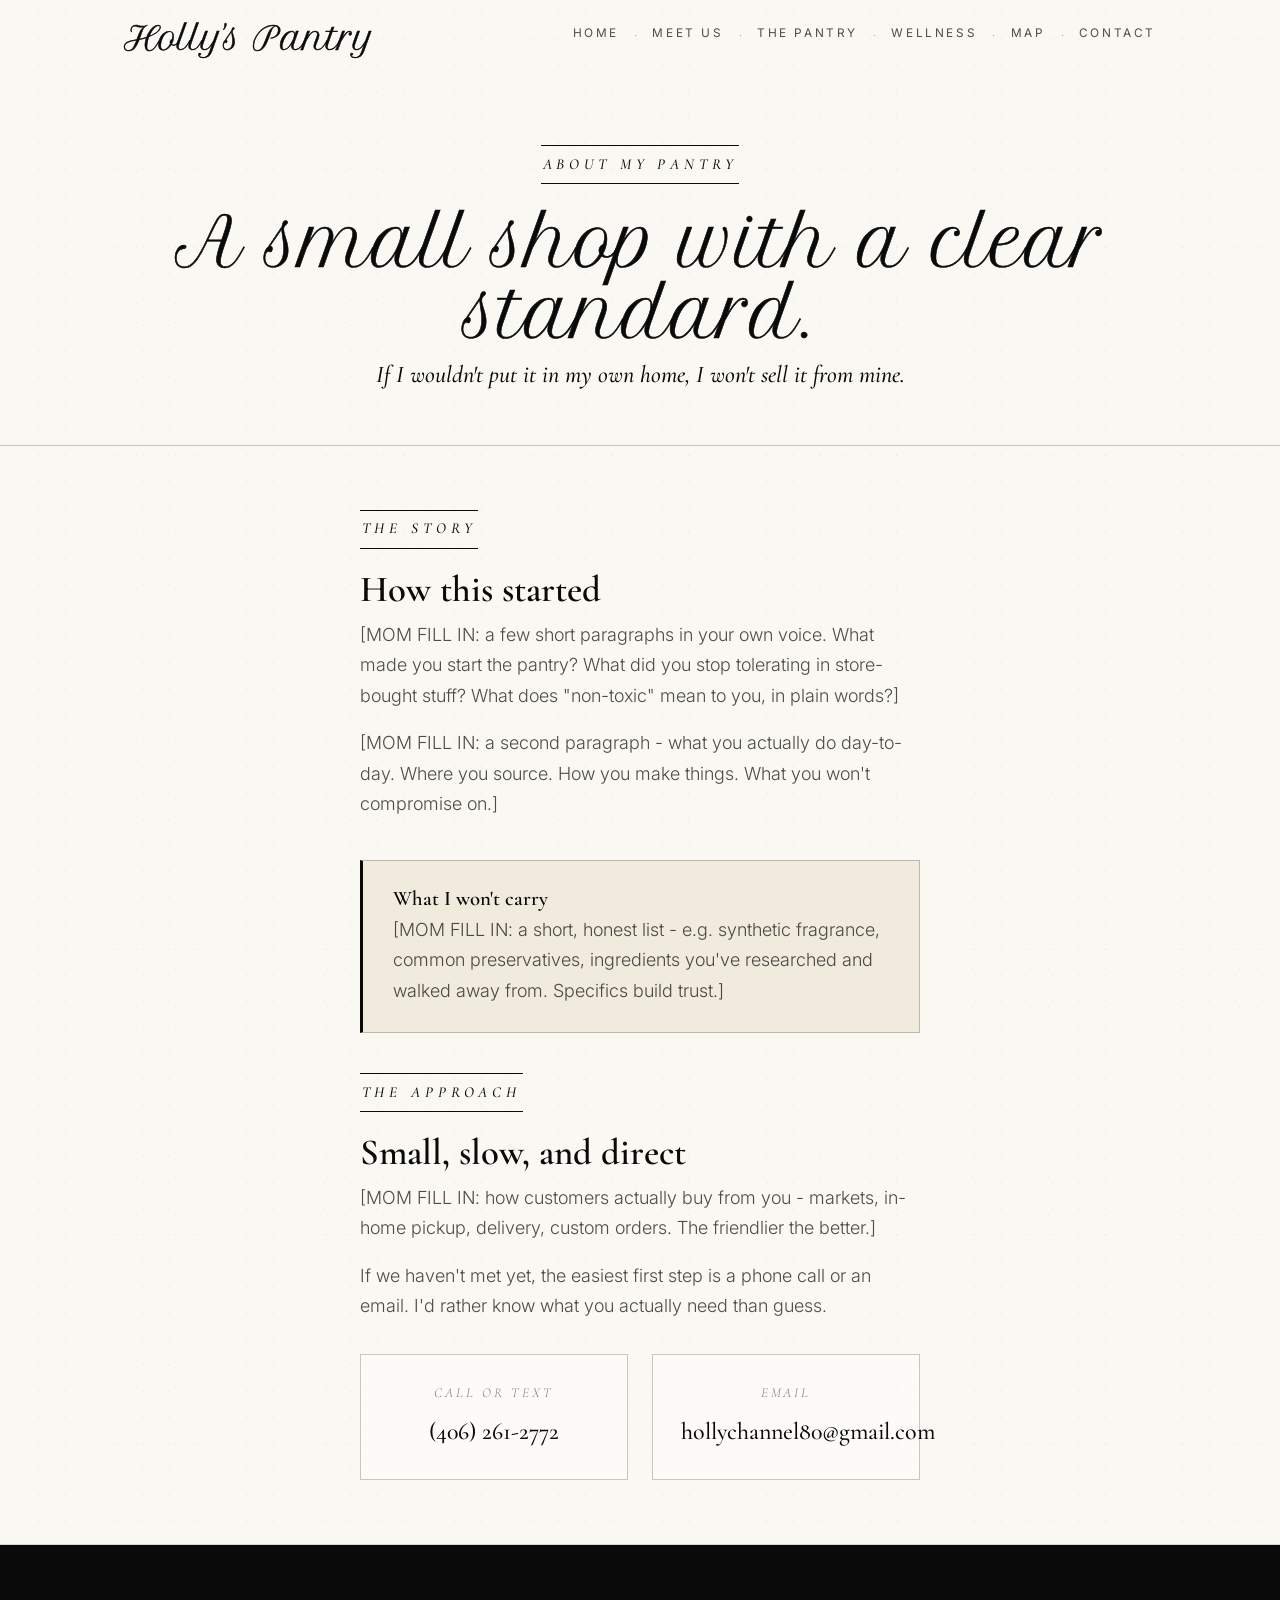
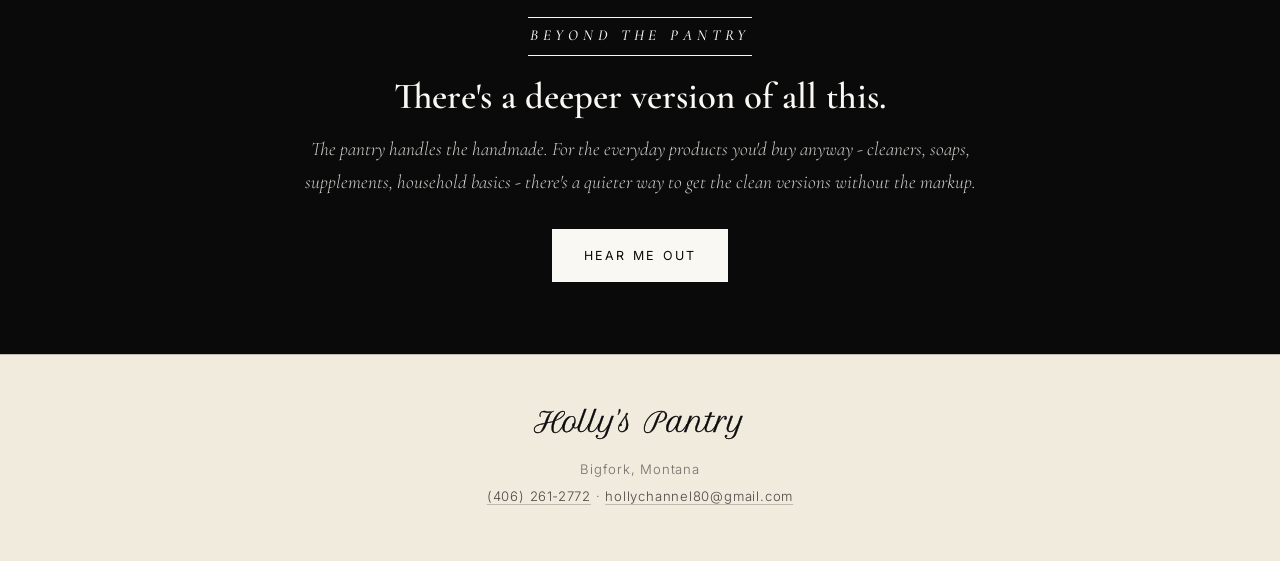
<file: about.html>
<!doctype html>
<html lang="en">
<head>
  <meta charset="utf-8">
  <meta name="viewport" content="width=device-width, initial-scale=1">
  <title>About my Pantry - Holly's Pantry</title>
  <meta name="description" content="The story behind Holly's Pantry - small-batch, non-toxic, and made by hand.">
  <link rel="preconnect" href="https://fonts.googleapis.com">
  <link rel="preconnect" href="https://fonts.gstatic.com" crossorigin>
  <link href="https://fonts.googleapis.com/css2?family=Petit+Formal+Script&family=Cormorant+Garamond:ital,wght@0,500;0,600;1,400;1,500;1,600&family=Caveat:wght@500;600&family=Inter:wght@300;400;500&display=swap" rel="stylesheet">
  <link rel="stylesheet" href="styles.css?v=7">
</head>
<body>

  <header class="site-header site-header--float">
    <div class="wrap">
      <a href="index.html#top" class="brand">Holly's Pantry</a>
      <nav class="nav" aria-label="Primary">
        <a href="index.html#top">Home</a>
        <span class="nav-sep" aria-hidden="true">·</span>
        <a href="meet.html">Meet Us</a>
        <span class="nav-sep" aria-hidden="true">·</span>
        <a href="pantry.html">The Pantry</a>
        <span class="nav-sep" aria-hidden="true">·</span>
        <a href="pantry.html#wellness">Wellness</a>
        <span class="nav-sep" aria-hidden="true">·</span>
        <a href="map.html">Map</a>
        <span class="nav-sep" aria-hidden="true">·</span>
        <a href="index.html#contact">Contact</a>
      </nav>
    </div>
  </header>

  <main>

    <section class="page-head">
      <div class="wrap">
        <span class="eyebrow">About my Pantry</span>
        <h1>A small shop with a clear standard.</h1>
        <p class="lede">If I wouldn't put it in my own home, I won't sell it from mine.</p>
      </div>
    </section>

    <section>
      <div class="wrap" style="max-width: 38rem;">

        <span class="eyebrow">The Story</span>
        <h2>How this started</h2>
        <p>[MOM FILL IN: a few short paragraphs in your own voice. What made you start the pantry? What did you stop tolerating in store-bought stuff? What does "non-toxic" mean to you, in plain words?]</p>

        <p>[MOM FILL IN: a second paragraph - what you actually do day-to-day. Where you source. How you make things. What you won't compromise on.]</p>

        <div class="this-week" style="margin: 2.5rem 0;">
          <h3>What I won't carry</h3>
          <p style="margin: 0;">[MOM FILL IN: a short, honest list - e.g. synthetic fragrance, common preservatives, ingredients you've researched and walked away from. Specifics build trust.]</p>
        </div>

        <span class="eyebrow">The Approach</span>
        <h2>Small, slow, and direct</h2>
        <p>[MOM FILL IN: how customers actually buy from you - markets, in-home pickup, delivery, custom orders. The friendlier the better.]</p>

        <p>If we haven't met yet, the easiest first step is a phone call or an email. I'd rather know what you actually need than guess.</p>

        <div class="contact-grid" style="margin-top: 2rem;">
          <div class="contact-card">
            <span class="label">Call or Text</span>
            <a href="tel:+14062612772">(406) 261&#8209;2772</a>
          </div>
          <div class="contact-card">
            <span class="label">Email</span>
            <a href="mailto:hollychannel80@gmail.com">hollychannel80@gmail.com</a>
          </div>
        </div>

      </div>
    </section>

    <section class="cta-strip">
      <div class="wrap">
        <span class="eyebrow">Beyond the Pantry</span>
        <h2>There's a deeper version of all this.</h2>
        <p>The pantry handles the handmade. For the everyday products you'd buy anyway - cleaners, soaps, supplements, household basics - there's a quieter way to get the clean versions without the markup.</p>
        <a href="#" class="btn" data-open-modal>Hear me out</a>
      </div>
    </section>

  </main>

  <footer class="site-footer">
    <div class="wrap">
      <div class="footer-mark">Holly's Pantry</div>
      <div>Bigfork, Montana</div>
      <div><a href="tel:+14062612772">(406) 261&#8209;2772</a> &middot; <a href="mailto:hollychannel80@gmail.com">hollychannel80@gmail.com</a></div>
    </div>
  </footer>

  <!-- Shared modal - keep in sync across pages -->
  <dialog id="melaleuca-modal" class="modal" aria-labelledby="modal-title">
    <div class="modal-inner">
      <button class="modal-close" data-close-modal aria-label="Close">&times;</button>
      <span class="modal-eyebrow">A note from Holly</span>
      <h2 id="modal-title">Same products. Better quality. Less money.</h2>
      <div class="pitch">
        <p>A few years ago I got tired of paying retail for cleaners, soaps, and home essentials made with stuff I couldn't pronounce. So I switched.</p>
        <p>I shop through <strong>Melaleuca</strong>. It's not a store and it's not a subscription box. It's a member-direct manufacturer of non-toxic home and wellness goods. You buy what you'd buy anyway, but at member pricing, and the products are <em>actually</em> clean.</p>
        <p>If you'd like me to walk you through it - no pressure, no script - just say the word.</p>
      </div>
      <div class="modal-cta">
        <a href="tel:+14062612772" class="btn">Call (406) 261&#8209;2772</a>
        <a href="mailto:hollychannel80@gmail.com?subject=Tell%20me%20about%20Melaleuca" class="btn btn-ghost">Email me</a>
      </div>
      <p class="fine-print">[MOM FILL IN: any required Melaleuca disclosure language, your enrollment ID, and the official membership benefits summary go here.]</p>
    </div>
  </dialog>

  <script src="app.js"></script>
</body>
</html>
</file>
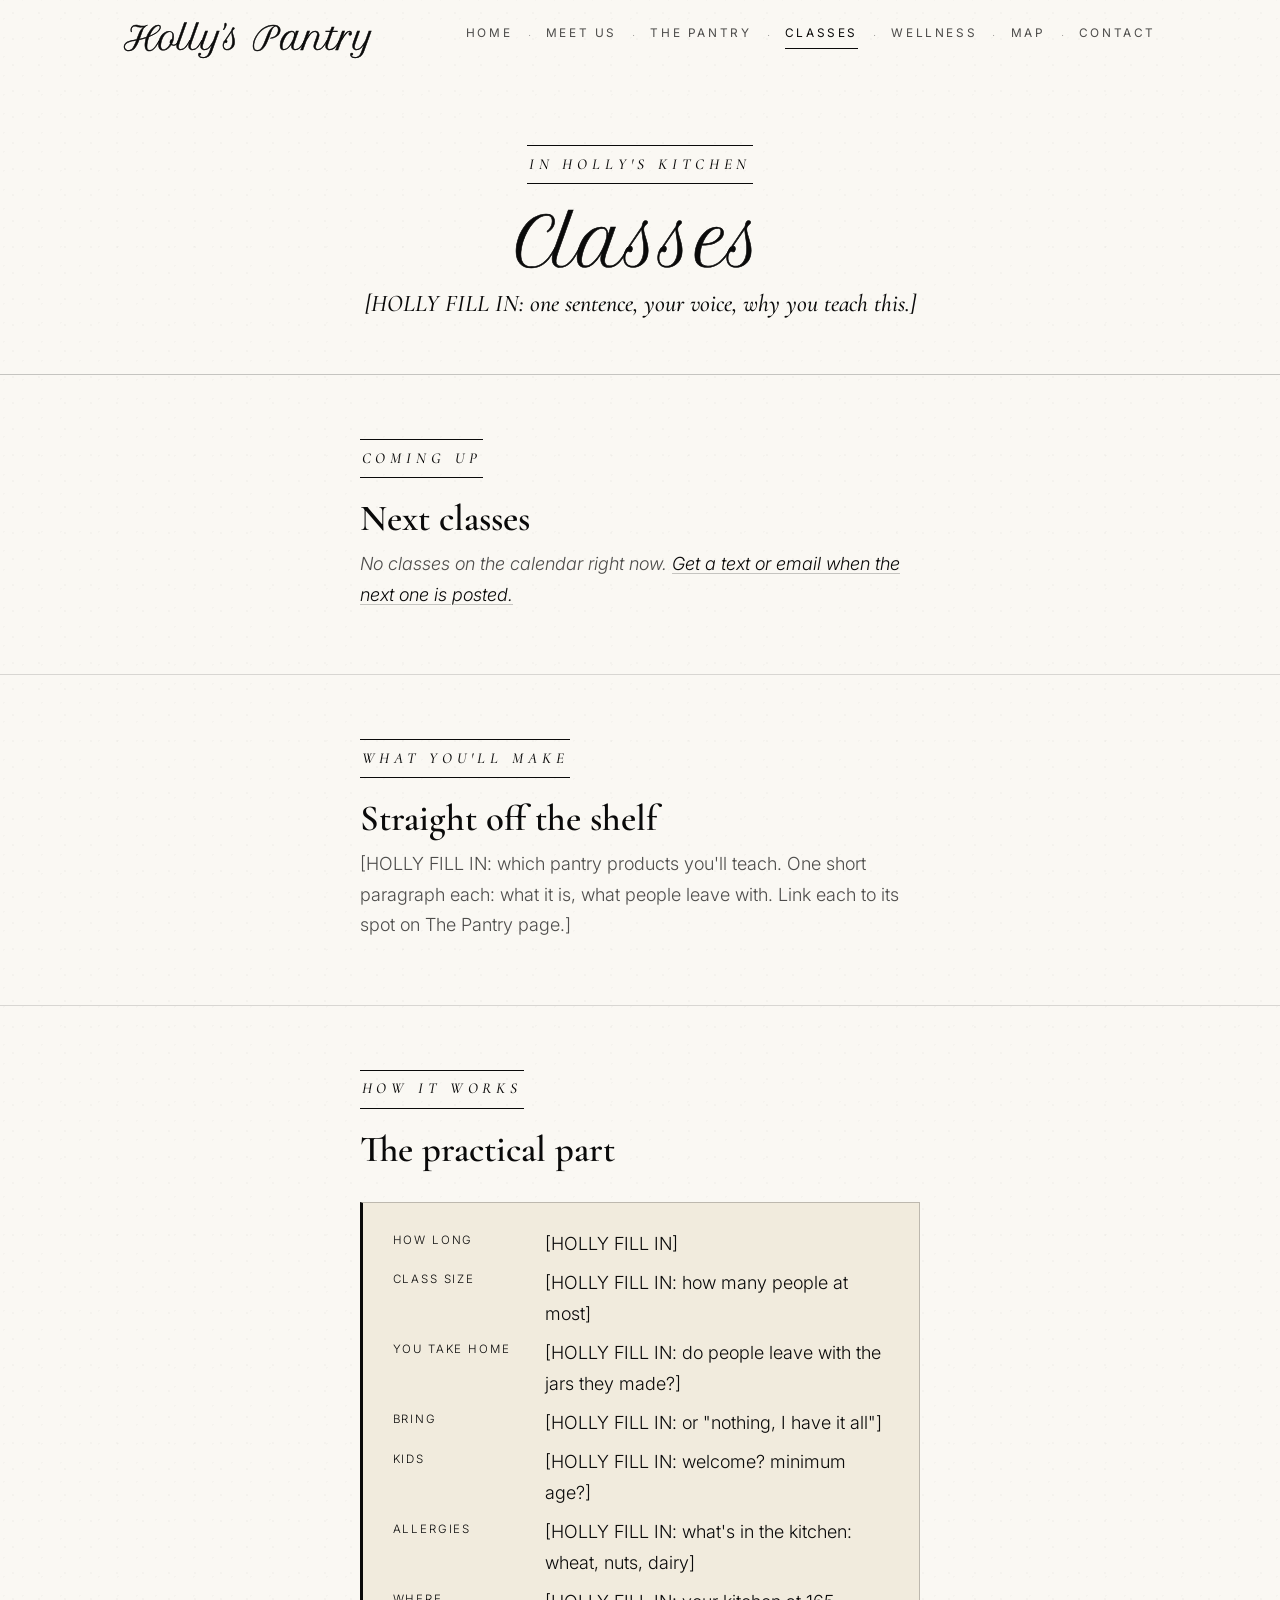
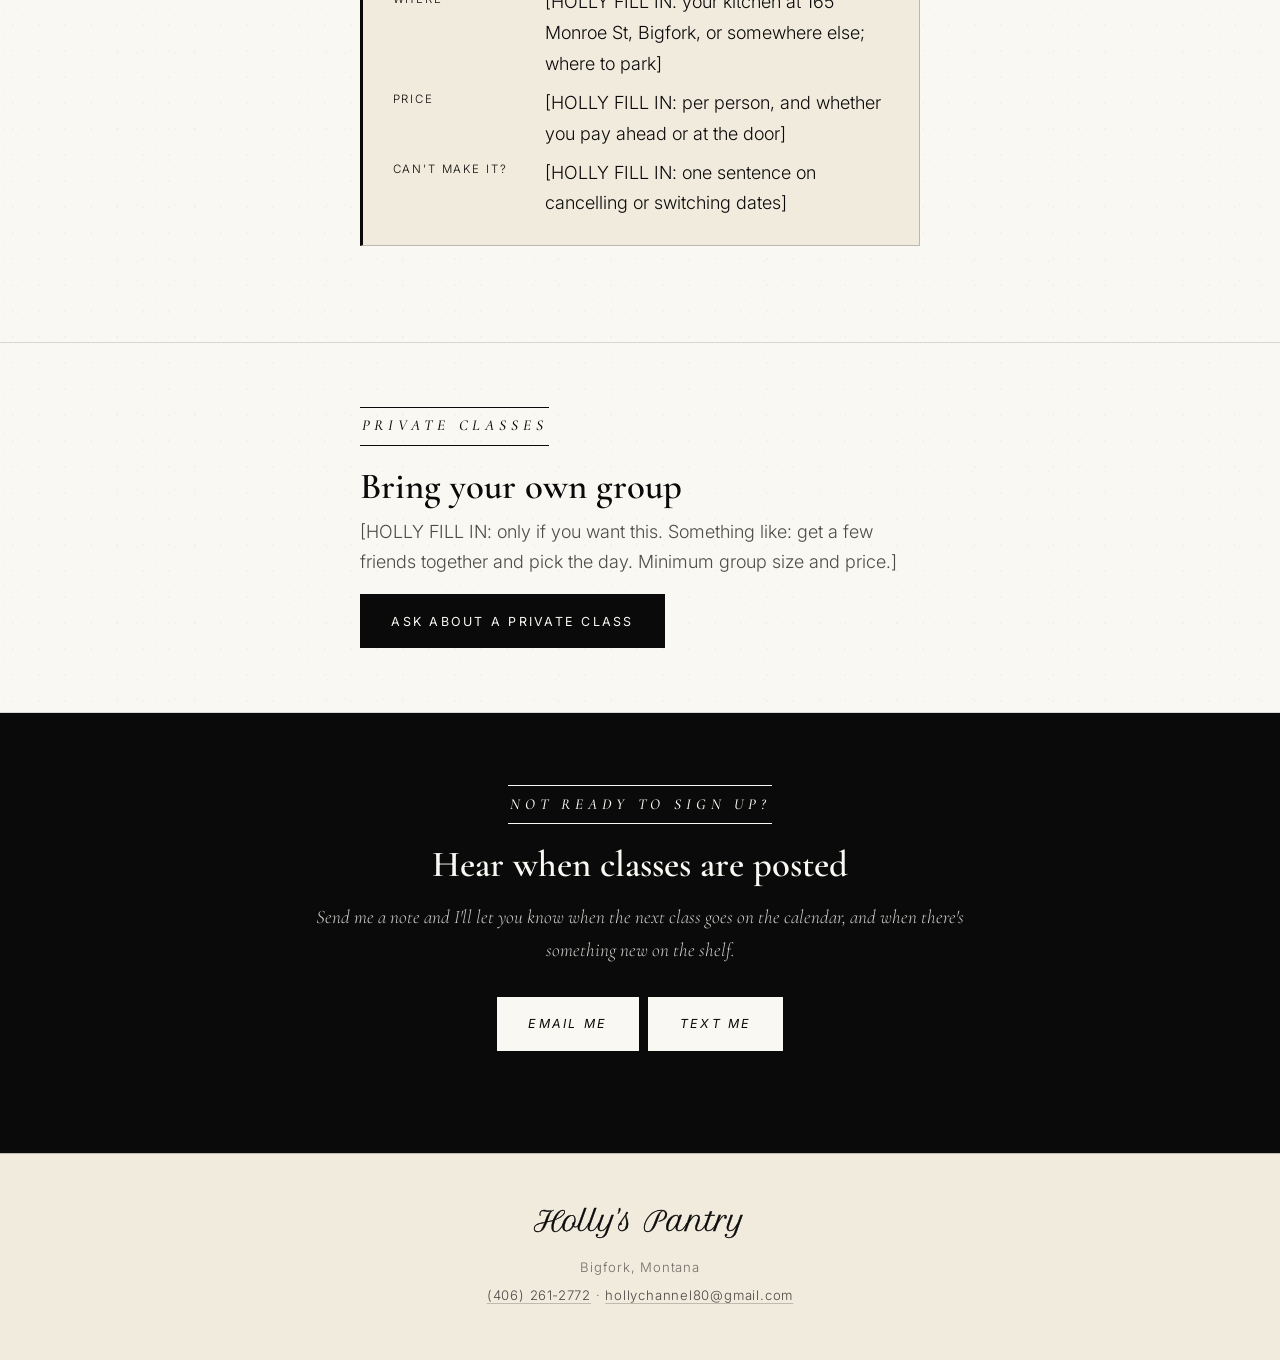
<file: classes.html>
<!doctype html>
<html lang="en">
<head>
  <meta charset="utf-8">
  <meta name="viewport" content="width=device-width, initial-scale=1">
  <title>Classes - Holly's Pantry</title>
  <meta name="description" content="Hands-on classes in Holly's Bigfork kitchen. Make the pantry staples yourself and take them home.">
  <link rel="preconnect" href="https://fonts.googleapis.com">
  <link rel="preconnect" href="https://fonts.gstatic.com" crossorigin>
  <link href="https://fonts.googleapis.com/css2?family=Petit+Formal+Script&family=Cormorant+Garamond:ital,wght@0,500;0,600;1,400;1,500;1,600&family=Caveat:wght@500;600&family=Inter:wght@300;400;500&display=swap" rel="stylesheet">
  <link rel="stylesheet" href="styles.css?v=7">
</head>
<body>

  <header class="site-header site-header--float">
    <div class="wrap">
      <a href="index.html#top" class="brand">Holly's Pantry</a>
      <nav class="nav" aria-label="Primary">
        <a href="index.html#top">Home</a>
        <span class="nav-sep" aria-hidden="true">·</span>
        <a href="meet.html">Meet Us</a>
        <span class="nav-sep" aria-hidden="true">·</span>
        <a href="pantry.html">The Pantry</a>
        <span class="nav-sep" aria-hidden="true">·</span>
        <a href="classes.html">Classes</a>
        <span class="nav-sep" aria-hidden="true">·</span>
        <a href="pantry.html#wellness">Wellness</a>
        <span class="nav-sep" aria-hidden="true">·</span>
        <a href="map.html">Map</a>
        <span class="nav-sep" aria-hidden="true">·</span>
        <a href="index.html#contact">Contact</a>
      </nav>
    </div>
  </header>

  <main>

    <section class="page-head">
      <div class="wrap">
        <span class="eyebrow">In Holly's kitchen</span>
        <h1>Classes</h1>
        <p class="lede">[HOLLY FILL IN: one sentence, your voice, why you teach this.]</p>
      </div>
    </section>

    <section>
      <div class="wrap" style="max-width: 38rem;">
        <span class="eyebrow">Coming up</span>
        <h2>Next classes</h2>
        <div data-class-list>
          <p style="font-style: italic;">No classes on the calendar right now. <a href="#notify">Get a text or email when the next one is posted.</a></p>
        </div>
      </div>
    </section>

    <section>
      <div class="wrap" style="max-width: 38rem;">
        <span class="eyebrow">What you'll make</span>
        <h2>Straight off the shelf</h2>
        <p>[HOLLY FILL IN: which pantry products you'll teach. One short paragraph each: what it is, what people leave with. Link each to its spot on The Pantry page.]</p>
      </div>
    </section>

    <section>
      <div class="wrap" style="max-width: 38rem;">
        <span class="eyebrow">How it works</span>
        <h2>The practical part</h2>
        <div class="this-week class-facts">
          <dl>
            <dt>How long</dt><dd>[HOLLY FILL IN]</dd>
            <dt>Class size</dt><dd>[HOLLY FILL IN: how many people at most]</dd>
            <dt>You take home</dt><dd>[HOLLY FILL IN: do people leave with the jars they made?]</dd>
            <dt>Bring</dt><dd>[HOLLY FILL IN: or "nothing, I have it all"]</dd>
            <dt>Kids</dt><dd>[HOLLY FILL IN: welcome? minimum age?]</dd>
            <dt>Allergies</dt><dd>[HOLLY FILL IN: what's in the kitchen: wheat, nuts, dairy]</dd>
            <dt>Where</dt><dd>[HOLLY FILL IN: your kitchen at 165 Monroe St, Bigfork, or somewhere else; where to park]</dd>
            <dt>Price</dt><dd>[HOLLY FILL IN: per person, and whether you pay ahead or at the door]</dd>
            <dt>Can't make it?</dt><dd>[HOLLY FILL IN: one sentence on cancelling or switching dates]</dd>
          </dl>
        </div>
      </div>
    </section>

    <section>
      <div class="wrap" style="max-width: 38rem;">
        <span class="eyebrow">Private classes</span>
        <h2>Bring your own group</h2>
        <p>[HOLLY FILL IN: only if you want this. Something like: get a few friends together and pick the day. Minimum group size and price.]</p>
        <p style="margin-top: 1rem;"><a class="btn" href="sms:+14062612772?&amp;body=Hi%20Holly%2C%20I'd%20like%20to%20set%20up%20a%20private%20class.">Ask about a private class</a></p>
      </div>
    </section>

    <section class="cta-strip" id="notify">
      <div class="wrap">
        <span class="eyebrow">Not ready to sign up?</span>
        <h2>Hear when classes are posted</h2>
        <p>Send me a note and I'll let you know when the next class goes on the calendar, and when there's something new on the shelf.</p>
        <p style="display: flex; flex-wrap: wrap; gap: 0.6rem; justify-content: center;">
          <a href="mailto:hollychannel80@gmail.com?subject=Add%20me%20to%20your%20class%20list&amp;body=Please%20let%20me%20know%20about%3A%0A%5B%20%5D%20new%20classes%0A%5B%20%5D%20new%20products%0A" class="btn">Email me</a>
          <a href="sms:+14062612772?&amp;body=Hi%20Holly%2C%20please%20let%20me%20know%20when%20the%20next%20class%20is." class="btn">Text me</a>
        </p>
      </div>
    </section>

  </main>

  <footer class="site-footer">
    <div class="wrap">
      <div class="footer-mark">Holly's Pantry</div>
      <div>Bigfork, Montana</div>
      <div><a href="tel:+14062612772">(406) 261&#8209;2772</a> &middot; <a href="mailto:hollychannel80@gmail.com">hollychannel80@gmail.com</a></div>
    </div>
  </footer>

  <!-- Shared modal - keep in sync across pages -->
  <dialog id="melaleuca-modal" class="modal" aria-labelledby="modal-title">
    <div class="modal-inner">
      <button class="modal-close" data-close-modal aria-label="Close">&times;</button>
      <span class="modal-eyebrow">A note from Holly</span>
      <h2 id="modal-title">Same products. Better quality. Less money.</h2>
      <div class="pitch">
        <p>A few years ago I got tired of paying retail for cleaners, soaps, and home essentials made with stuff I couldn't pronounce. So I switched.</p>
        <p>I shop through <strong>Melaleuca</strong>. It's not a store and it's not a subscription box. It's a member-direct manufacturer of non-toxic home and wellness goods. You buy what you'd buy anyway, but at member pricing, and the products are <em>actually</em> clean.</p>
        <p>If you'd like me to walk you through it - no pressure, no script - just say the word.</p>
      </div>
      <div class="modal-cta">
        <a href="tel:+14062612772" class="btn">Call (406) 261&#8209;2772</a>
        <a href="mailto:hollychannel80@gmail.com?subject=Tell%20me%20about%20Melaleuca" class="btn btn-ghost">Email me</a>
      </div>
      <p class="fine-print">[MOM FILL IN: any required Melaleuca disclosure language, your enrollment ID, and the official membership benefits summary go here.]</p>
    </div>
  </dialog>

  <script src="calendar.js?v=2"></script>
  <script src="app.js"></script>
</body>
</html>
</file>
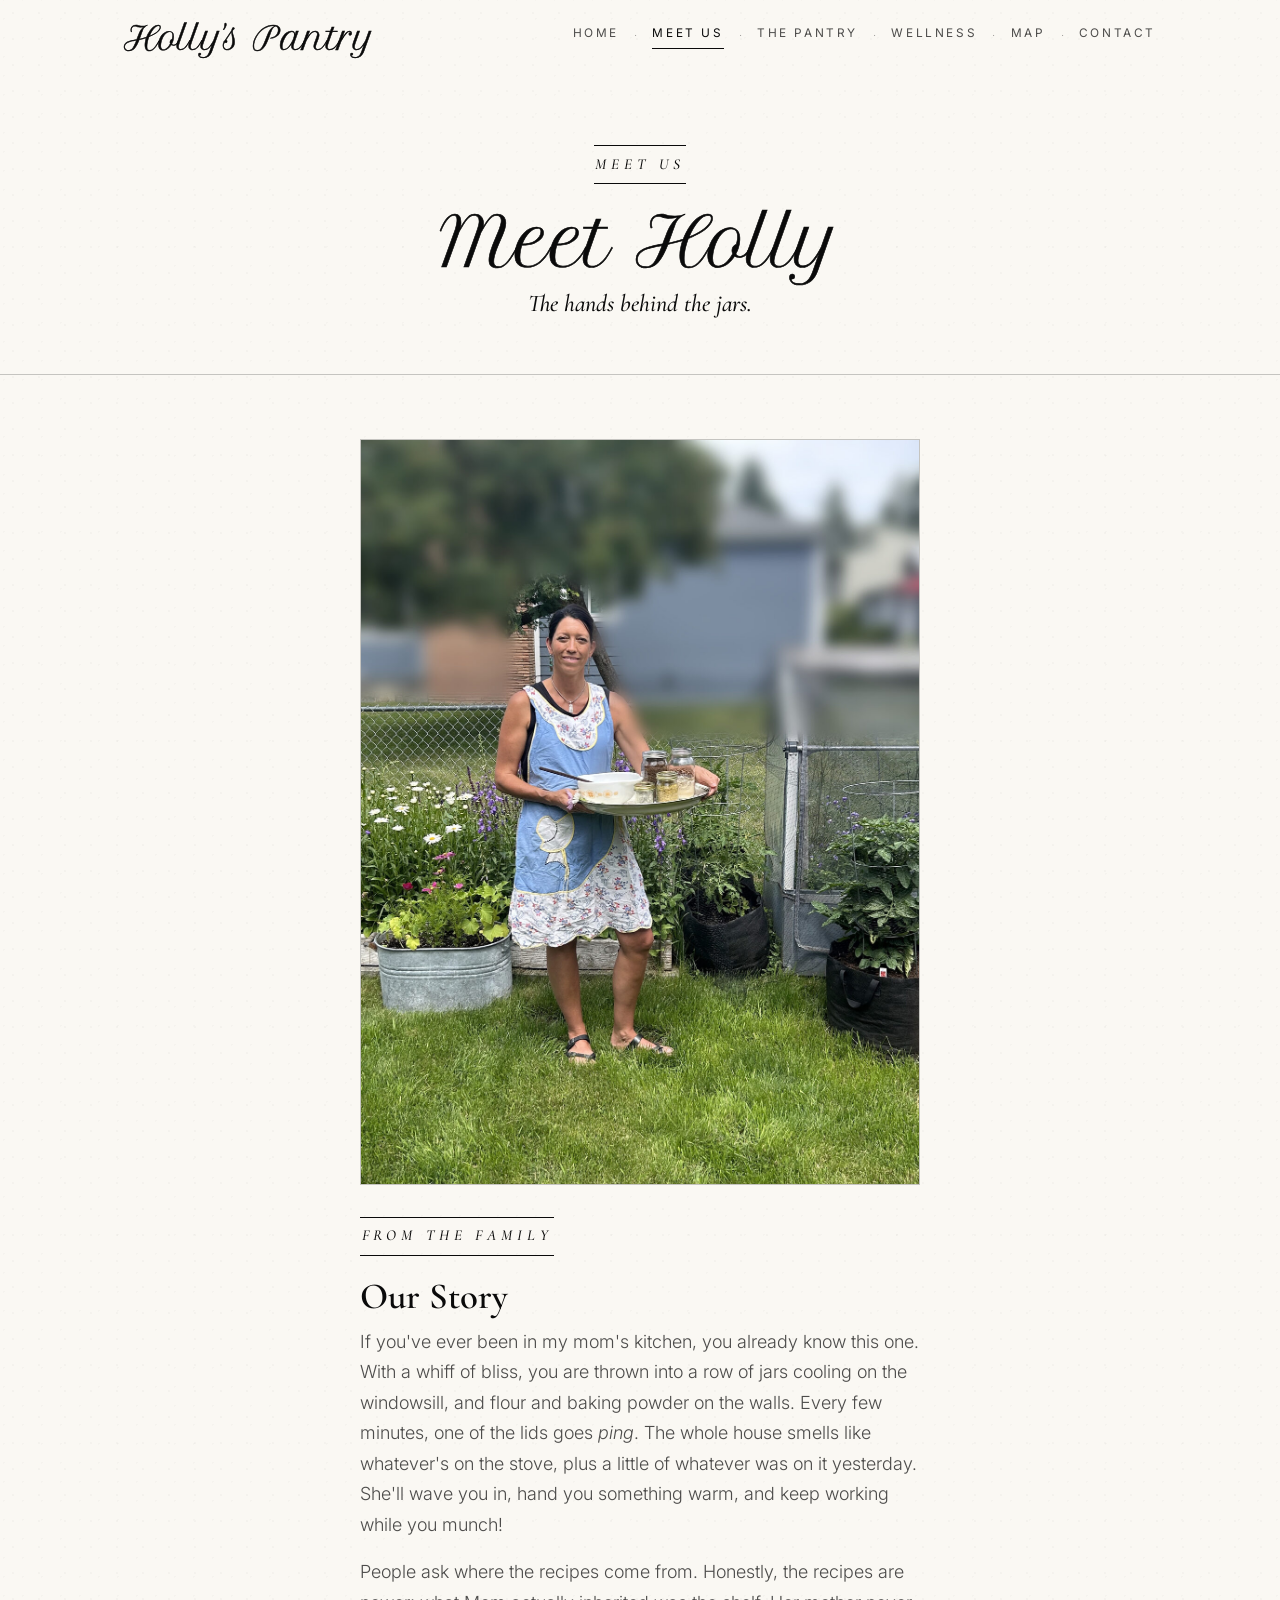
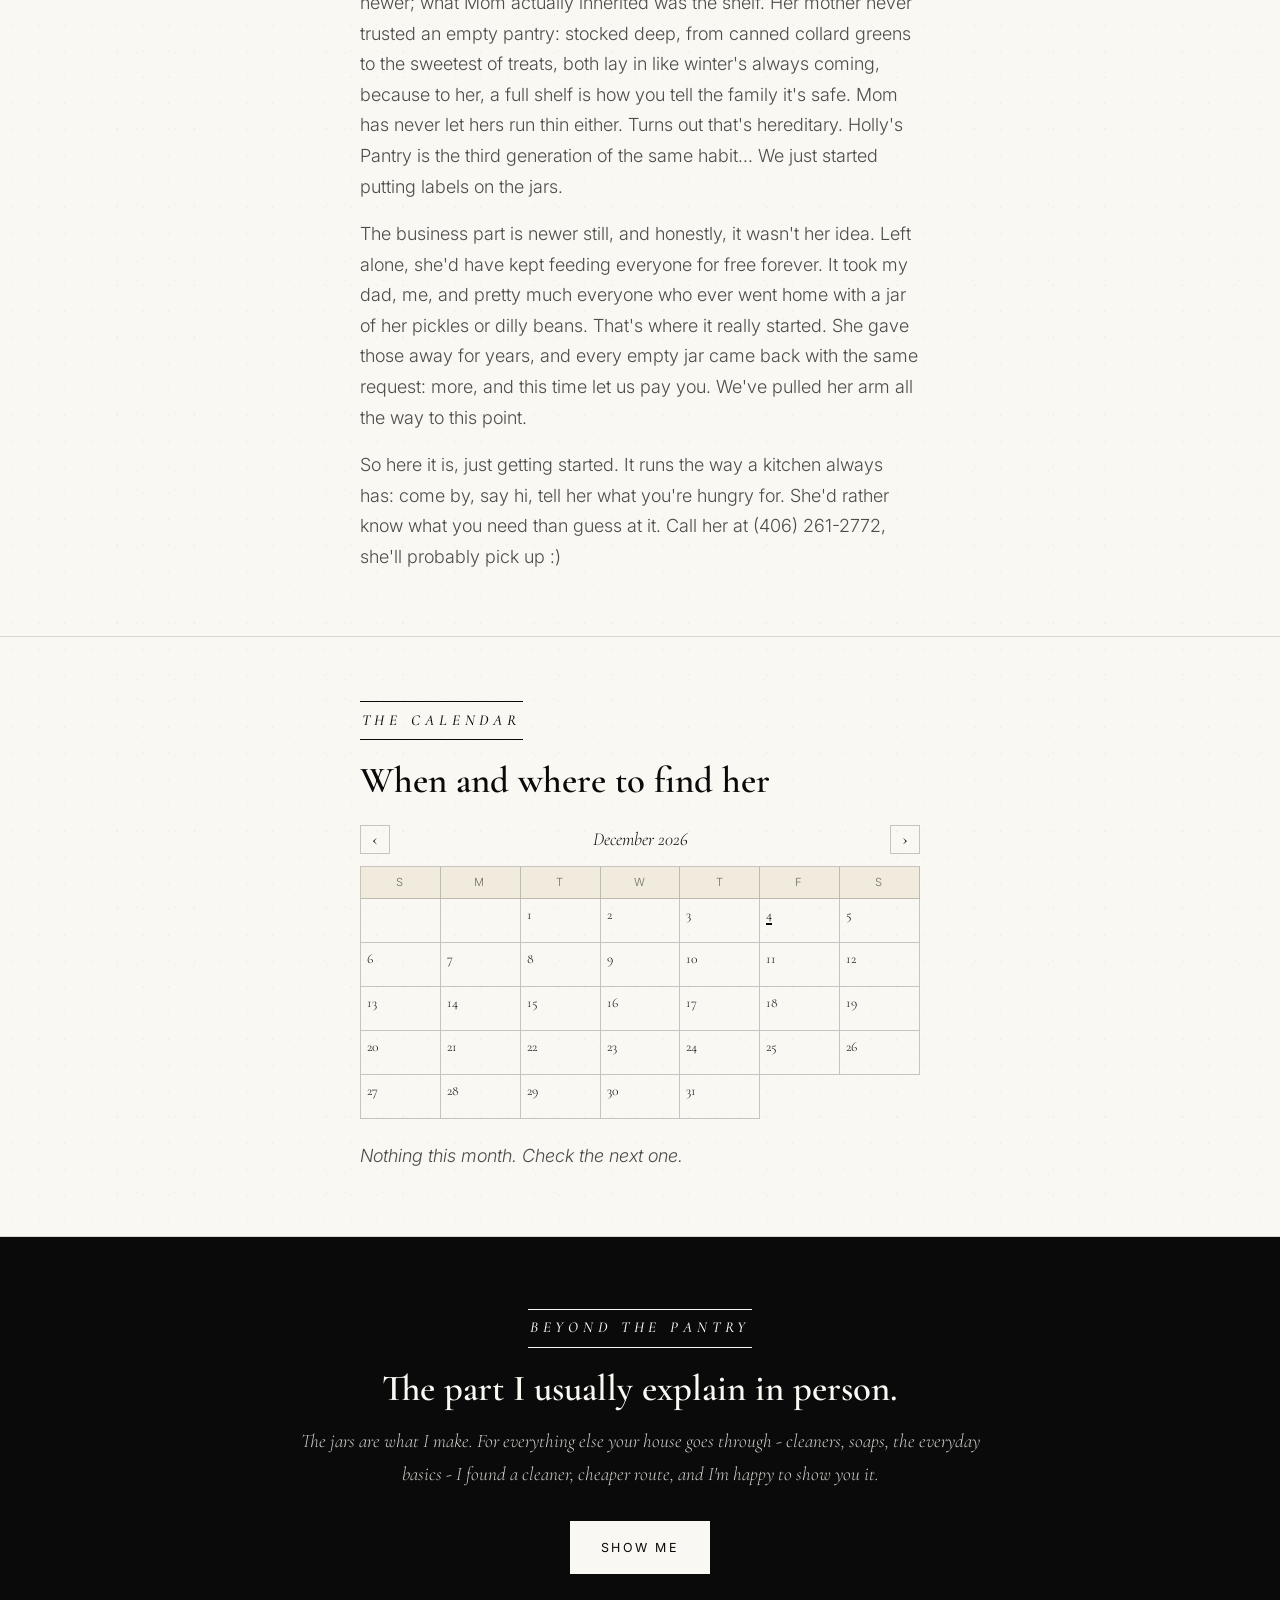
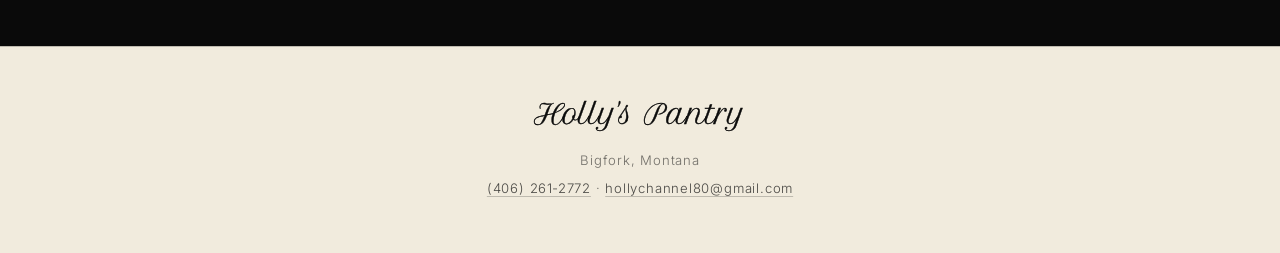
<file: meet.html>
<!doctype html>
<html lang="en">
<head>
  <meta charset="utf-8">
  <meta name="viewport" content="width=device-width, initial-scale=1">
  <title>Meet Us - Holly's Pantry</title>
  <meta name="description" content="Meet Holly - the hands behind the jars - and see where the pantry will be next.">
  <link rel="preconnect" href="https://fonts.googleapis.com">
  <link rel="preconnect" href="https://fonts.gstatic.com" crossorigin>
  <link href="https://fonts.googleapis.com/css2?family=Petit+Formal+Script&family=Cormorant+Garamond:ital,wght@0,500;0,600;1,400;1,500;1,600&family=Caveat:wght@500;600&family=Inter:wght@300;400;500&display=swap" rel="stylesheet">
  <link rel="stylesheet" href="styles.css?v=7">
</head>
<body>

  <header class="site-header site-header--float">
    <div class="wrap">
      <a href="index.html#top" class="brand">Holly's Pantry</a>
      <nav class="nav" aria-label="Primary">
        <a href="index.html#top">Home</a>
        <span class="nav-sep" aria-hidden="true">·</span>
        <a href="meet.html">Meet Us</a>
        <span class="nav-sep" aria-hidden="true">·</span>
        <a href="pantry.html">The Pantry</a>
        <span class="nav-sep" aria-hidden="true">·</span>
        <a href="pantry.html#wellness">Wellness</a>
        <span class="nav-sep" aria-hidden="true">·</span>
        <a href="map.html">Map</a>
        <span class="nav-sep" aria-hidden="true">·</span>
        <a href="index.html#contact">Contact</a>
      </nav>
    </div>
  </header>

  <main>

    <section class="page-head">
      <div class="wrap">
        <span class="eyebrow">Meet Us</span>
        <h1>Meet Holly</h1>
        <p class="lede" data-meet-intro>The hands behind the jars.</p>
      </div>
    </section>

    <section>
      <div class="wrap" style="max-width: 38rem;">
        <figure data-meet-headshot hidden style="margin: 0 0 2rem;">
          <img alt="Holly" style="width: 100%; display: block; border: 1px solid var(--hairline);">
        </figure>
        <span class="eyebrow">From the family</span>
        <h2>Our Story</h2>
        <div data-meet-story>
          <p>Story loading. If this line sticks around, <a href="mailto:hollychannel80@gmail.com">send me a note</a> and I'll tell it to you directly.</p>
        </div>
      </div>
    </section>

    <section>
      <div class="wrap" style="max-width: 38rem;">
        <span class="eyebrow">The Calendar</span>
        <h2>When and where to find her</h2>
        <div data-calendar>
        <div class="cal-head">
          <button type="button" class="cal-nav" data-cal-prev aria-label="Previous month">&lsaquo;</button>
          <div class="cal-title" data-cal-title></div>
          <button type="button" class="cal-nav" data-cal-next aria-label="Next month">&rsaquo;</button>
        </div>
        <div class="cal-grid" data-cal-grid></div>
        <div data-cal-list>
          <p style="font-style: italic;">Nothing on the calendar just yet. Check back soon.</p>
        </div>
        </div>
      </div>
    </section>

    <section class="cta-strip">
      <div class="wrap">
        <span class="eyebrow">Beyond the Pantry</span>
        <h2>The part I usually explain in person.</h2>
        <p>The jars are what I make. For everything else your house goes through - cleaners, soaps, the everyday basics - I found a cleaner, cheaper route, and I'm happy to show you it.</p>
        <a href="#" class="btn" data-open-modal>Show me</a>
      </div>
    </section>

  </main>

  <footer class="site-footer">
    <div class="wrap">
      <div class="footer-mark">Holly's Pantry</div>
      <div>Bigfork, Montana</div>
      <div><a href="tel:+14062612772">(406) 261&#8209;2772</a> &middot; <a href="mailto:hollychannel80@gmail.com">hollychannel80@gmail.com</a></div>
    </div>
  </footer>

  <!-- Shared modal - keep in sync across pages -->
  <dialog id="melaleuca-modal" class="modal" aria-labelledby="modal-title">
    <div class="modal-inner">
      <button class="modal-close" data-close-modal aria-label="Close">&times;</button>
      <span class="modal-eyebrow">A note from Holly</span>
      <h2 id="modal-title">Same products. Better quality. Less money.</h2>
      <div class="pitch">
        <p>A few years ago I got tired of paying retail for cleaners, soaps, and home essentials made with stuff I couldn't pronounce. So I switched.</p>
        <p>I shop through <strong>Melaleuca</strong>. It's not a store and it's not a subscription box. It's a member-direct manufacturer of non-toxic home and wellness goods. You buy what you'd buy anyway, but at member pricing, and the products are <em>actually</em> clean.</p>
        <p>If you'd like me to walk you through it - no pressure, no script - just say the word.</p>
      </div>
      <div class="modal-cta">
        <a href="tel:+14062612772" class="btn">Call (406) 261&#8209;2772</a>
        <a href="mailto:hollychannel80@gmail.com?subject=Tell%20me%20about%20Melaleuca" class="btn btn-ghost">Email me</a>
      </div>
      <p class="fine-print">[MOM FILL IN: any required Melaleuca disclosure language, your enrollment ID, and the official membership benefits summary go here.]</p>
    </div>
  </dialog>

  <script>
    /* Meet Us content renderer - reads the JSON files Holly edits via /admin/ */
    (function () {
      function esc(s) {
        return String(s).replace(/[&<>"']/g, (c) => ({
          '&': '&amp;', '<': '&lt;', '>': '&gt;', '"': '&quot;', "'": '&#39;',
        }[c]));
      }

      fetch('content/meet.json')
        .then((r) => r.json())
        .then((meet) => {
          if (meet.intro) {
            document.querySelector('[data-meet-intro]').textContent = meet.intro;
          }
          if (meet.story) {
            document.querySelector('[data-meet-story]').innerHTML = meet.story
              .split(/\n\s*\n/)
              .map((p) => '<p>' + esc(p.trim()).replace(/\*([^*]+)\*/g, '<em>$1</em>') + '</p>')
              .join('');
          }
          if (meet.headshot) {
            const fig = document.querySelector('[data-meet-headshot]');
            fig.querySelector('img').src = meet.headshot;
            fig.hidden = false;
          }
        })
        .catch(() => {}); // fallback copy already in the markup

    })();
  </script>
  <script src="calendar.js?v=1"></script>
  <script src="app.js"></script>
</body>
</html>
</file>
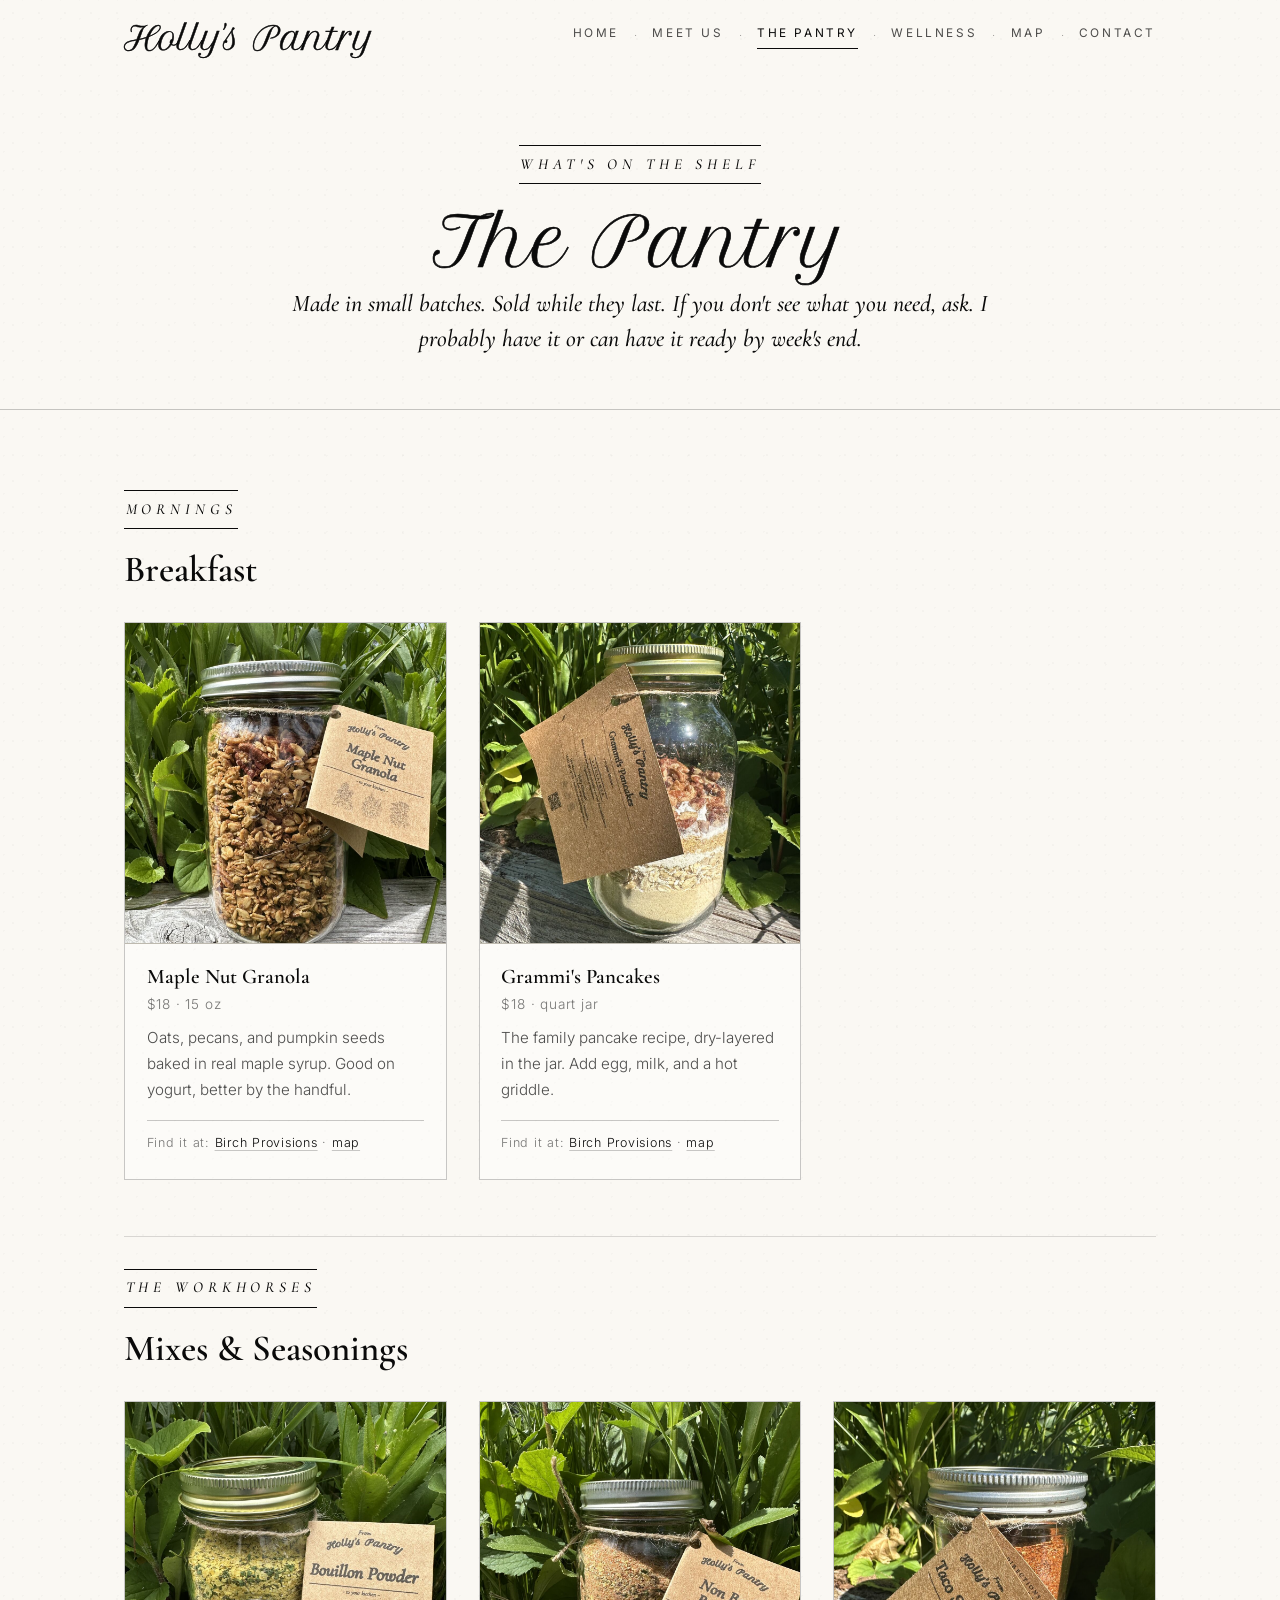
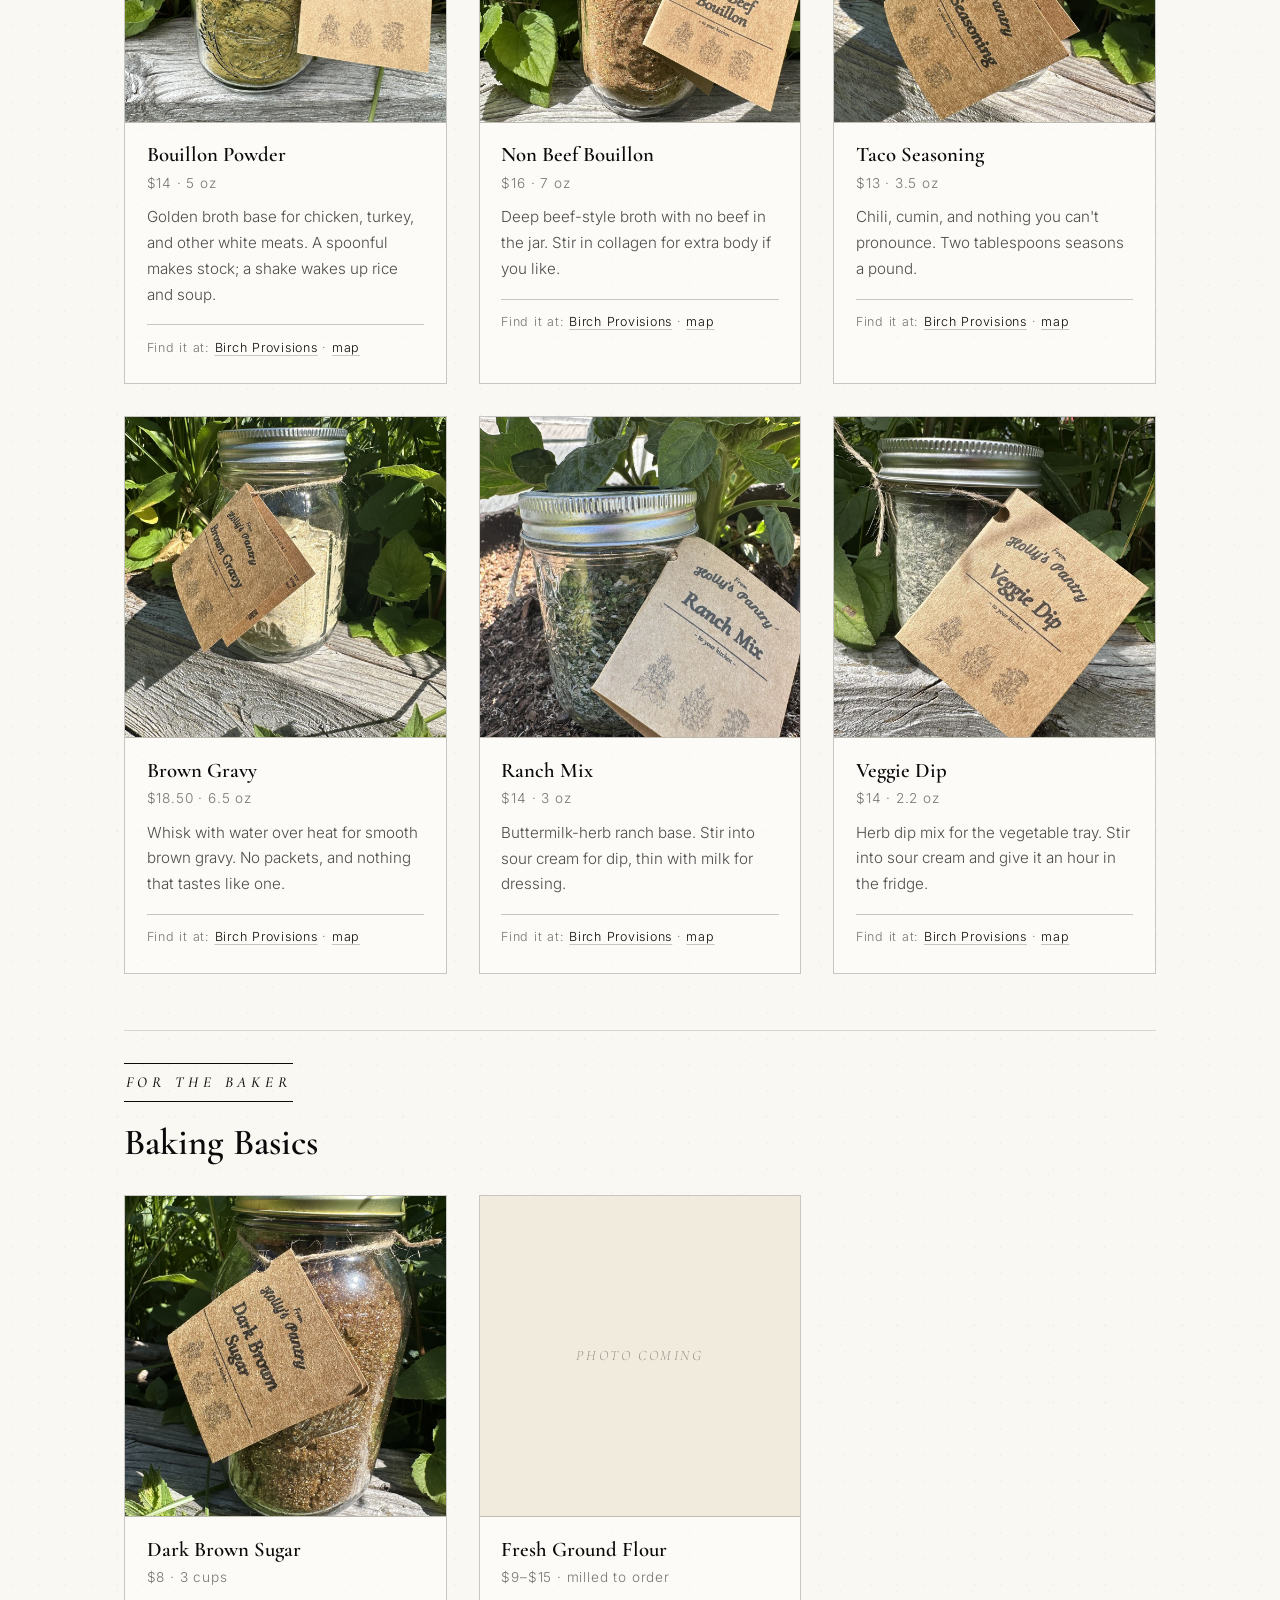
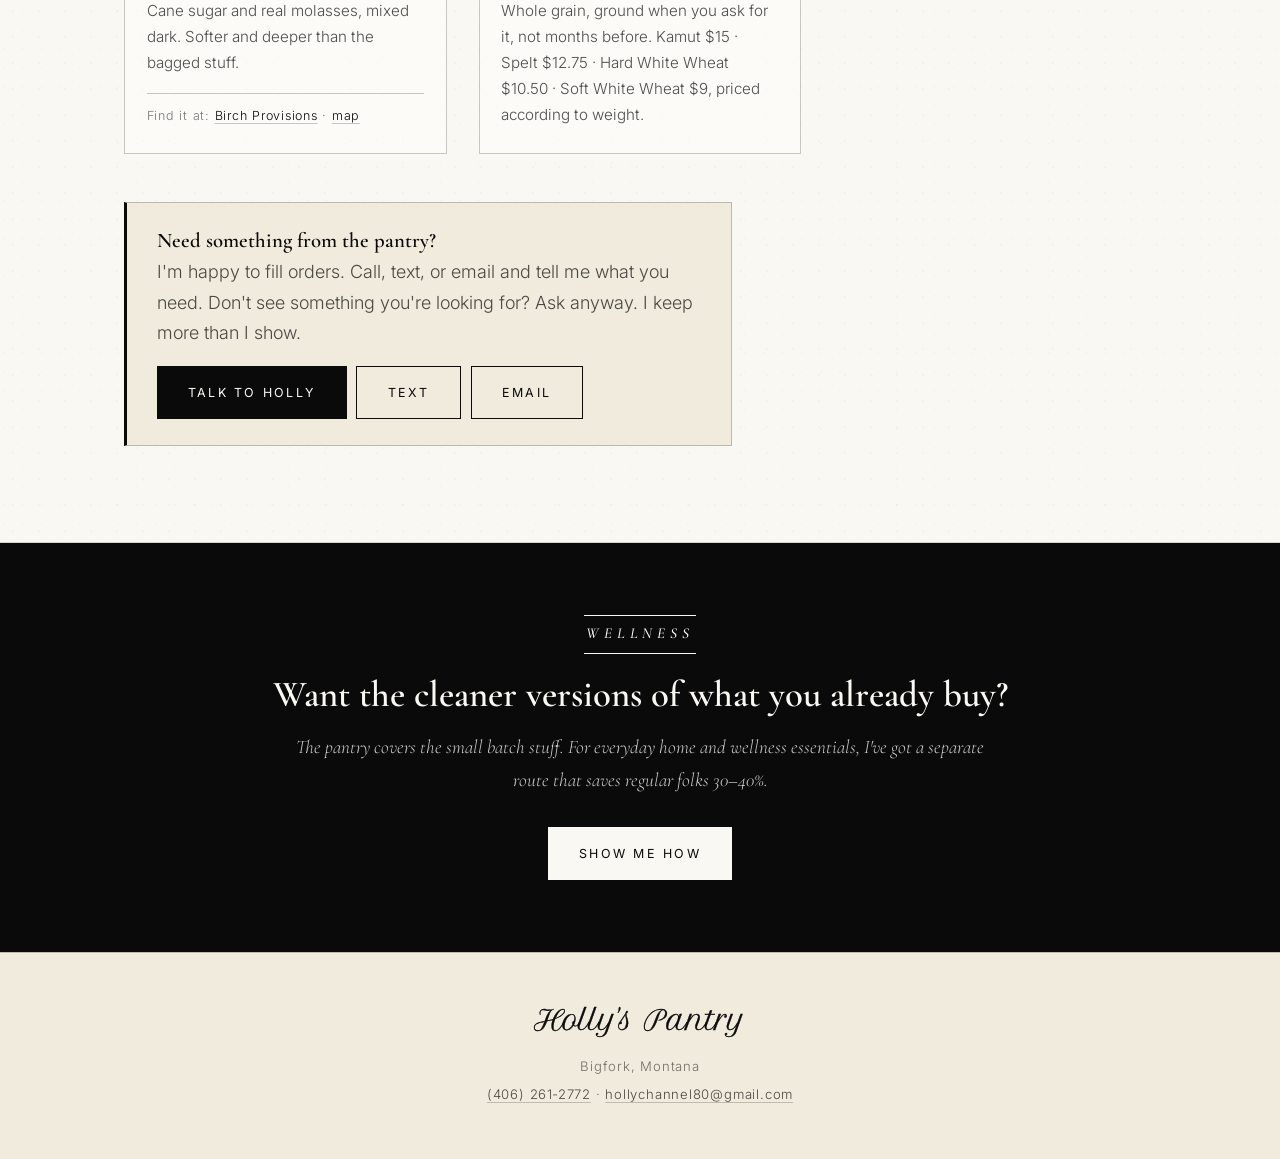
<file: pantry.html>
<!doctype html>
<html lang="en">
<head>
  <meta charset="utf-8">
  <meta name="viewport" content="width=device-width, initial-scale=1">
  <title>The Pantry - Holly's Pantry</title>
  <meta name="description" content="What's currently on the shelf - small-batch pantry goods and non-toxic home essentials.">
  <link rel="preconnect" href="https://fonts.googleapis.com">
  <link rel="preconnect" href="https://fonts.gstatic.com" crossorigin>
  <link href="https://fonts.googleapis.com/css2?family=Petit+Formal+Script&family=Cormorant+Garamond:ital,wght@0,500;0,600;1,400;1,500;1,600&family=Caveat:wght@500;600&family=Inter:wght@300;400;500&display=swap" rel="stylesheet">
  <link rel="stylesheet" href="styles.css?v=7">
</head>
<body>

  <header class="site-header site-header--float">
    <div class="wrap">
      <a href="index.html#top" class="brand">Holly's Pantry</a>
      <nav class="nav" aria-label="Primary">
        <a href="index.html#top">Home</a>
        <span class="nav-sep" aria-hidden="true">·</span>
        <a href="meet.html">Meet Us</a>
        <span class="nav-sep" aria-hidden="true">·</span>
        <a href="pantry.html">The Pantry</a>
        <span class="nav-sep" aria-hidden="true">·</span>
        <a href="pantry.html#wellness">Wellness</a>
        <span class="nav-sep" aria-hidden="true">·</span>
        <a href="map.html">Map</a>
        <span class="nav-sep" aria-hidden="true">·</span>
        <a href="index.html#contact">Contact</a>
      </nav>
    </div>
  </header>

  <main>

    <section class="page-head">
      <div class="wrap">
        <span class="eyebrow">What's on the shelf</span>
        <h1>The Pantry</h1>
        <p class="lede">Made in small batches. Sold while they last. If you don't see what you need, ask. I probably have it or can have it ready by week's end.</p>
      </div>
    </section>

    <section>
      <div class="wrap">

        <div class="category-header">
          <span class="eyebrow">Mornings</span>
          <h2>Breakfast</h2>
        </div>

        <div class="product-grid">

          <article class="product" id="maple-nut-granola">
            <div class="photo"><img src="assets/product-maple-nut-granola-01.jpg" alt="Quart jar of Maple Nut Granola with a kraft paper tag, photographed in the garden" loading="lazy"></div>
            <div class="info">
              <h3>Maple Nut Granola</h3>
              <div class="price">$18 &middot; 15 oz</div>
              <p class="desc">Oats, pecans, and pumpkin seeds baked in real maple syrup. Good on yogurt, better by the handful.</p>
            </div>
          </article>

          <article class="product" id="grammis-pancakes">
            <div class="photo"><img src="assets/product-grammis-pancakes-01.jpg" alt="Layered jar of Grammi's Pancakes dry mix with a kraft paper tag" loading="lazy"></div>
            <div class="info">
              <h3>Grammi's Pancakes</h3>
              <div class="price">$18 &middot; quart jar</div>
              <p class="desc">The family pancake recipe, dry-layered in the jar. Add egg, milk, and a hot griddle.</p>
            </div>
          </article>

        </div>

        <div class="category-header">
          <span class="eyebrow">The workhorses</span>
          <h2>Mixes &amp; Seasonings</h2>
        </div>

        <div class="product-grid">

          <article class="product" id="bouillon-powder">
            <div class="photo"><img src="assets/product-bouillon-powder-01.jpg" alt="Pint jar of golden Bouillon Powder with a kraft paper tag" loading="lazy"></div>
            <div class="info">
              <h3>Bouillon Powder</h3>
              <div class="price">$14 &middot; 5 oz</div>
              <p class="desc">Golden broth base for chicken, turkey, and other white meats. A spoonful makes stock; a shake wakes up rice and soup.</p>
            </div>
          </article>

          <article class="product" id="non-beef-bouillon">
            <div class="photo"><img src="assets/product-non-beef-bouillon-01.jpg" alt="Pint jar of Non Beef Bouillon with a kraft paper tag" loading="lazy"></div>
            <div class="info">
              <h3>Non Beef Bouillon</h3>
              <div class="price">$16 &middot; 7 oz</div>
              <p class="desc">Deep beef-style broth with no beef in the jar. Stir in collagen for extra body if you like.</p>
            </div>
          </article>

          <article class="product" id="taco-seasoning">
            <div class="photo"><img src="assets/product-taco-seasoning-01.jpg" alt="Half-pint jar of Taco Seasoning with a kraft paper tag" loading="lazy"></div>
            <div class="info">
              <h3>Taco Seasoning</h3>
              <div class="price">$13 &middot; 3.5 oz</div>
              <p class="desc">Chili, cumin, and nothing you can't pronounce. Two tablespoons seasons a pound.</p>
            </div>
          </article>

          <article class="product" id="brown-gravy">
            <div class="photo"><img src="assets/product-brown-gravy-01.jpg" alt="Pint jar of Brown Gravy mix with a kraft paper tag" loading="lazy"></div>
            <div class="info">
              <h3>Brown Gravy</h3>
              <div class="price">$18.50 &middot; 6.5 oz</div>
              <p class="desc">Whisk with water over heat for smooth brown gravy. No packets, and nothing that tastes like one.</p>
            </div>
          </article>

          <article class="product" id="ranch-mix">
            <div class="photo"><img src="assets/product-ranch-mix-01.jpg" alt="Half-pint jar of Ranch Mix dried herbs with a kraft paper tag" loading="lazy"></div>
            <div class="info">
              <h3>Ranch Mix</h3>
              <div class="price">$14 &middot; 3 oz</div>
              <p class="desc">Buttermilk-herb ranch base. Stir into sour cream for dip, thin with milk for dressing.</p>
            </div>
          </article>

          <article class="product" id="veggie-dip">
            <div class="photo"><img src="assets/product-veggie-dip-01.jpg" alt="Jar of Veggie Dip mix with a kraft paper tag" loading="lazy"></div>
            <div class="info">
              <h3>Veggie Dip</h3>
              <div class="price">$14 &middot; 2.2 oz</div>
              <p class="desc">Herb dip mix for the vegetable tray. Stir into sour cream and give it an hour in the fridge.</p>
            </div>
          </article>

        </div>

        <div class="category-header">
          <span class="eyebrow">For the baker</span>
          <h2>Baking Basics</h2>
        </div>

        <div class="product-grid">

          <article class="product" id="dark-brown-sugar">
            <div class="photo"><img src="assets/product-dark-brown-sugar-01.jpg" alt="Quart jar of Dark Brown Sugar with a kraft paper tag" loading="lazy"></div>
            <div class="info">
              <h3>Dark Brown Sugar</h3>
              <div class="price">$8 &middot; 3 cups</div>
              <p class="desc">Cane sugar and real molasses, mixed dark. Softer and deeper than the bagged stuff.</p>
            </div>
          </article>

          <article class="product" id="fresh-ground-flour">
            <div class="photo">photo coming</div>
            <div class="info">
              <h3>Fresh Ground Flour</h3>
              <div class="price">$9&ndash;$15 &middot; milled to order</div>
              <p class="desc">Whole grain, ground when you ask for it, not months before. Kamut $15 &middot; Spelt $12.75 &middot; Hard White Wheat $10.50 &middot; Soft White Wheat $9, priced according to weight.</p>
            </div>
          </article>

        </div>

        <div class="this-week talk-to-holly" id="order" style="margin-top: 3rem; max-width: 38rem;">
          <h3>Need something from the pantry?</h3>
          <p>I'm happy to fill orders. Call, text, or email and tell me what you need. Don't see something you're looking for? Ask anyway. I keep more than I show.</p>
          <p style="margin-top: 1rem; display: flex; flex-wrap: wrap; gap: 0.6rem;">
            <a href="tel:+14062612772" class="btn">Talk to Holly</a>
            <a href="sms:+14062612772" class="btn btn-ghost">Text</a>
            <a href="mailto:hollychannel80@gmail.com?subject=Pantry%20order" class="btn btn-ghost">Email</a>
          </p>
        </div>

      </div>
    </section>

    <section class="cta-strip" id="wellness">
      <div class="wrap">
        <span class="eyebrow">Wellness</span>
        <h2>Want the cleaner versions of what you already buy?</h2>
        <p>The pantry covers the small batch stuff. For everyday home and wellness essentials, I've got a separate route that saves regular folks 30&ndash;40%.</p>
        <a href="#" class="btn" data-open-modal>Show me how</a>
      </div>
    </section>

  </main>

  <footer class="site-footer">
    <div class="wrap">
      <div class="footer-mark">Holly's Pantry</div>
      <div>Bigfork, Montana</div>
      <div><a href="tel:+14062612772">(406) 261&#8209;2772</a> &middot; <a href="mailto:hollychannel80@gmail.com">hollychannel80@gmail.com</a></div>
    </div>
  </footer>

  <!-- Shared modal - keep in sync across pages -->
  <dialog id="melaleuca-modal" class="modal" aria-labelledby="modal-title">
    <div class="modal-inner">
      <button class="modal-close" data-close-modal aria-label="Close">&times;</button>
      <span class="modal-eyebrow">A note from Holly</span>
      <h2 id="modal-title">Same products. Better quality. Less money.</h2>
      <div class="pitch">
        <p>A few years ago I got tired of paying retail for cleaners, soaps, and home essentials made with stuff I couldn't pronounce. So I switched.</p>
        <p>I shop through <strong>Melaleuca</strong>. It's not a store and it's not a subscription box. It's a member-direct manufacturer of non-toxic home and wellness goods. You buy what you'd buy anyway, but at member pricing, and the products are <em>actually</em> clean.</p>
        <p>If you'd like me to walk you through it - no pressure, no script - just say the word.</p>
      </div>
      <div class="modal-cta">
        <a href="tel:+14062612772" class="btn">Call (406) 261&#8209;2772</a>
        <a href="mailto:hollychannel80@gmail.com?subject=Tell%20me%20about%20Melaleuca" class="btn btn-ghost">Email me</a>
      </div>
      <p class="fine-print">[MOM FILL IN: any required Melaleuca disclosure language, your enrollment ID, and the official membership benefits summary go here.]</p>
    </div>
  </dialog>

  <script>
    /* "Find at:" cross-links - reads stockists.json and tags each product card
       with the stores that carry it. Same data file the map runs on. */
    (function () {
      fetch('stockists.json')
        .then(function (r) { return r.json(); })
        .then(function (data) {
          var stores = (data.stockists || []).filter(function (s) { return !s.home; });
          document.querySelectorAll('.product[id]').forEach(function (card) {
            var carriers = stores.filter(function (s) {
              return (s.carries || []).indexOf(card.id) !== -1;
            });
            if (!carriers.length) return;
            var p = document.createElement('p');
            p.className = 'find-at';
            p.innerHTML = 'Find it at: ' + carriers.map(function (s) {
              return s.website
                ? '<a href="' + s.website + '" target="_blank" rel="noopener">' + s.name + '</a>'
                : '<a href="map.html">' + s.name + '</a>';
            }).join(' · ') + ' &middot; <a href="map.html">map</a>';
            card.querySelector('.info').appendChild(p);
          });
        })
        .catch(function () {}); // no data, no line - cards stand alone
    })();
  </script>
  <script src="app.js"></script>
</body>
</html>
</file>
<file: styles.css>
/* ============================================================
   Holly's Pantry — homestead / botanical / Victorian-minimal
   1880s general store meets modern restraint.
   Visual language matched to hollys_pantry_template.html.
   ============================================================ */

:root {
  /* Paper & ink */
  --paper:        #faf8f3;   /* warm off-white background */
  --paper-deep:   #f1ebdd;   /* cards, callouts, footer */
  --paper-edge:   #ece4d3;
  --ink:          #0a0a0a;   /* very dark warm black — type */
  --ink-soft:     rgba(10, 10, 10, 0.72);
  --ink-mute:     rgba(10, 10, 10, 0.55);
  --ink-faint:    rgba(10, 10, 10, 0.40);
  --hairline:     rgba(10, 10, 10, 0.22);
  --hairline-fine:rgba(10, 10, 10, 0.14);

  --max-w: 1080px;
  --text-w: 720px;          /* hero / reading column */

  --serif: 'Cormorant Garamond', 'Hoefler Text', Georgia, serif;
  --script: 'Petit Formal Script', 'Snell Roundhand', cursive;
  --hand: 'Caveat', 'Bradley Hand', cursive;
  --sans: 'Inter', system-ui, -apple-system, sans-serif;
}

* { box-sizing: border-box; margin: 0; padding: 0; }

html { scroll-behavior: smooth; }

body {
  font-family: var(--sans);
  font-weight: 300;
  font-size: 18px;
  line-height: 1.7;
  color: var(--ink);
  background-color: var(--paper);
  /* faint paper tooth */
  background-image:
    radial-gradient(rgba(10,10,10,0.022) 1px, transparent 1px),
    radial-gradient(rgba(10,10,10,0.018) 1px, transparent 1px);
  background-size: 26px 26px, 19px 19px;
  background-position: 0 0, 13px 9px;
  min-height: 100vh;
  -webkit-font-smoothing: antialiased;
  text-rendering: optimizeLegibility;
  overflow-x: hidden;        /* no whole-page horizontal scroll; the carousel scrolls internally */
}

/* ---------- Typography ---------- */

h1, h2, h3, h4 {
  font-family: var(--serif);
  color: var(--ink);
  line-height: 1.12;
  font-weight: 600;
}

p { margin-bottom: 1.05rem; color: var(--ink-soft); }
p:last-child { margin-bottom: 0; }

strong { font-weight: 500; color: var(--ink); }
em { font-style: italic; }

a {
  color: var(--ink);
  text-decoration: underline;
  text-decoration-thickness: 1px;
  text-underline-offset: 3px;
  text-decoration-color: var(--hairline);
  transition: text-decoration-color 0.18s ease, color 0.18s ease;
}
a:hover { text-decoration-color: var(--ink); }

/* ---------- Layout ---------- */

.wrap {
  max-width: var(--max-w);
  margin: 0 auto;
  padding: 0 1.5rem;
}

/* shared reading column for prose-heavy blocks */
.measure { max-width: var(--text-w); }

/* ---------- Eyebrow / section title (the "DISCLAIMER" treatment) ---------- */

.eyebrow {
  display: inline-block;
  font-family: var(--serif);
  font-style: italic;
  font-weight: 500;
  font-size: 0.95rem;
  letter-spacing: 0.32em;
  text-transform: uppercase;
  color: var(--ink);
  padding: 0.35rem 0.1rem;
  border-top: 1px solid var(--ink);
  border-bottom: 1px solid var(--ink);
  margin-bottom: 1.25rem;
}

/* ---------- Header / Nav ---------- */

.site-header {
  border-bottom: 1px solid var(--hairline);
  padding: 1.1rem 0;
  background-color: var(--paper);
}

.site-header .wrap {
  display: flex;
  align-items: center;
  justify-content: space-between;
  flex-wrap: wrap;
  gap: 0.75rem 1.5rem;
}

.brand {
  font-family: var(--script);
  font-size: 2rem;
  line-height: 1;
  font-weight: 400;
  color: var(--ink);
  text-decoration: none;
  /* faux-bold via stroke, matching the label logo */
  -webkit-text-stroke: 0.5px var(--ink);
  paint-order: stroke fill;
  padding-top: 0.15em;   /* breathing room for descenders */
}
.brand:hover { text-decoration: none; }

.nav {
  display: flex;
  gap: 1.9rem;
  align-items: center;
}

.nav a {
  font-family: var(--sans);
  font-weight: 400;
  font-size: 0.74rem;
  letter-spacing: 0.22em;
  text-transform: uppercase;
  color: var(--ink-soft);
  text-decoration: none;
  padding-bottom: 4px;
  border-bottom: 1px solid transparent;
  transition: color 0.18s ease, border-color 0.18s ease;
}
.nav a:hover,
.nav a.active {
  color: var(--ink);
  border-bottom-color: var(--ink);
}

/* ============================================================
   HERO
   ============================================================ */

.hero {
  position: relative;
  min-height: 90vh;
  min-height: 90svh;
  display: flex;
  flex-direction: column;
  border-bottom: 1px solid var(--hairline);
  overflow: hidden;
}

.hero-inner {
  flex: 1 1 auto;
  display: flex;
  flex-direction: column;
  align-items: center;
  justify-content: center;
  text-align: center;
  padding: 4.5rem 1.5rem 1.5rem;
}

.hero-from {
  font-family: var(--hand);
  font-weight: 500;
  font-size: clamp(1.7rem, 4vw, 2.4rem);
  line-height: 1;
  color: var(--ink);
  margin-bottom: 0.1rem;
}

/* Arched "Holly's Pantry" logo */
.hero-arch {
  display: block;
  width: min(620px, 86vw);
  height: auto;
  margin: 0 auto;
  overflow: visible;
}

.hero-arch-text {
  font-family: var(--script);
  font-size: 60px;
  letter-spacing: 0.5px;
  fill: var(--ink);
  stroke: var(--ink);
  stroke-width: 1.4;
  paint-order: stroke fill;
}

/* Rotating product / seasonal callout line */
.hero-feature {
  font-family: var(--serif);
  font-style: italic;
  font-weight: 500;
  font-size: clamp(1.35rem, 3.2vw, 1.75rem); /* ~28px */
  line-height: 1.2;
  color: var(--ink);
  margin: 0.4rem auto 0.7rem;
  padding-bottom: 0.9rem;
  min-width: min(420px, 80vw);
  max-width: 90vw;
  border-bottom: 1px solid var(--ink);
  transition: opacity 0.5s ease;
}
.hero-feature.is-fading { opacity: 0; }

.hero-kitchen {
  font-family: var(--serif);
  font-style: italic;
  font-weight: 500;
  font-size: clamp(1.15rem, 2.4vw, 1.4rem);
  color: var(--ink-soft);
  letter-spacing: 0.02em;
}

/* Botanical band anchored at the bottom of the hero */
.hero-botanical {
  flex: 0 0 auto;
  width: 100%;
  height: clamp(118px, 17vh, 178px);
  display: flex;
  align-items: flex-end;
  justify-content: center;
  overflow: hidden;
  pointer-events: none;
  -webkit-mask-image: linear-gradient(to right, transparent, #000 9%, #000 91%, transparent);
          mask-image: linear-gradient(to right, transparent, #000 9%, #000 91%, transparent);
}

.hero-botanical img {
  height: 100%;
  width: auto;
  display: block;
  flex: 0 0 auto;
  opacity: 0.92;
}
/* mirror alternate tiles for a continuous, less-repetitive border */
.hero-botanical img:nth-child(even) { transform: scaleX(-1); }

/* Interior-page header (about / pantry) — not the full-height homepage hero */
.page-head {
  padding: 4.5rem 0 3.25rem;
  border-bottom: 1px solid var(--hairline);
  text-align: center;
}
.page-head .wrap { display: flex; flex-direction: column; align-items: center; }
.page-head h1 {
  font-family: var(--script);
  font-weight: 400;
  font-size: clamp(2.6rem, 7vw, 4.2rem);
  line-height: 1.05;
  -webkit-text-stroke: 0.6px var(--ink);
  paint-order: stroke fill;
  margin: 0.2rem 0 0.6rem;
}
.page-head .lede { text-align: center; margin: 0 auto; }

/* ============================================================
   SECTIONS
   ============================================================ */

section {
  padding: 4rem 0;
  border-bottom: 1px solid var(--hairline-fine);
}
section:last-of-type { border-bottom: none; }

h2 { font-size: clamp(1.7rem, 3.4vw, 2.3rem); margin-bottom: 0.6rem; }
h3 { font-size: 1.3rem; font-weight: 600; margin-bottom: 0.3rem; }

.lede {
  font-family: var(--serif);
  font-style: italic;
  font-weight: 500;
  font-size: clamp(1.2rem, 2.2vw, 1.5rem);
  line-height: 1.45;
  color: var(--ink);
  max-width: var(--text-w);
}

/* Botanical section divider */
.botanical-divider {
  display: flex;
  justify-content: center;
  align-items: center;
  padding: 0.5rem 0;
}
.botanical-divider img {
  width: 200px;
  max-width: 60vw;
  height: auto;
  opacity: 0.8;
}
.botanical-divider.tiny img { width: 132px; }

/* "This Week" / highlighted callout */
.this-week {
  background-color: var(--paper-deep);
  border: 1px solid var(--hairline);
  border-left: 3px solid var(--ink);
  padding: 1.6rem 1.85rem;
  margin: 2rem 0;
  max-width: var(--text-w);
}
.this-week h3 { color: var(--ink); }
.this-week p:last-child { margin-bottom: 0; }

/* Hours */
.hours {
  display: grid;
  grid-template-columns: repeat(auto-fit, minmax(230px, 1fr));
  gap: 0.85rem 2.5rem;
  margin-top: 1.5rem;
  max-width: var(--text-w);
}
.hours-row {
  display: flex;
  justify-content: space-between;
  align-items: baseline;
  border-bottom: 1px dotted var(--hairline);
  padding-bottom: 0.45rem;
  font-size: 0.95rem;
}
.hours-row .day {
  font-weight: 400;
  letter-spacing: 0.08em;
  text-transform: uppercase;
  font-size: 0.8rem;
}
.hours-row .time { color: var(--ink-soft); font-family: var(--serif); font-style: italic; font-size: 1.05rem; }

/* Contact */
.contact-grid {
  display: grid;
  grid-template-columns: repeat(auto-fit, minmax(250px, 1fr));
  gap: 1.5rem;
  margin-top: 1.5rem;
  max-width: var(--text-w);
}
.contact-card {
  border: 1px solid var(--hairline);
  padding: 1.6rem 1.75rem;
  background-color: rgba(255, 255, 255, 0.35);
  text-align: center;
}
.contact-card .label {
  display: block;
  font-family: var(--serif);
  font-style: italic;
  font-size: 0.85rem;
  letter-spacing: 0.22em;
  text-transform: uppercase;
  color: var(--ink-mute);
  margin-bottom: 0.55rem;
}
.contact-card a {
  font-family: var(--serif);
  font-size: 1.5rem;
  font-weight: 500;
  text-decoration: none;
  color: var(--ink);
}

/* Product grid (pantry page) */
.product-grid {
  display: grid;
  /* auto-fill (not auto-fit) so a lone product keeps a sane width
     instead of stretching across the whole row */
  grid-template-columns: repeat(auto-fill, minmax(270px, 1fr));
  gap: 2rem;
  margin-top: 2rem;
}
.product {
  border: 1px solid var(--hairline);
  background-color: rgba(255, 255, 255, 0.4);
  scroll-margin-top: 6rem; /* anchor jumps clear the floating header */
}
.product .photo img {
  width: 100%;
  height: 100%;
  object-fit: cover;
  display: block;
}
.product .photo {
  aspect-ratio: 1 / 1;
  background-color: var(--paper-deep);
  display: flex;
  align-items: center;
  justify-content: center;
  font-family: var(--serif);
  font-style: italic;
  font-size: 0.9rem;
  letter-spacing: 0.18em;
  text-transform: uppercase;
  color: var(--ink-faint);
  border-bottom: 1px solid var(--hairline);
}
.product .info { padding: 1.3rem 1.35rem 1.6rem; }
.product h3 { margin-bottom: 0.3rem; }
.product .price {
  font-family: var(--sans);
  font-size: 0.85rem;
  letter-spacing: 0.06em;
  color: var(--ink-mute);
}
.product .desc { font-size: 0.95rem; margin-top: 0.6rem; color: var(--ink-soft); }
/* ---------- Calendar (meet.html, data from content/calendar.json) ---------- */
.cal-head {
  display: flex;
  justify-content: space-between;
  align-items: center;
  margin: 1.4rem 0 0.7rem;
}
.cal-title {
  font-family: var(--serif);
  font-style: italic;
  font-size: 1.15rem;
}
.cal-nav {
  font-family: var(--serif);
  font-size: 1.2rem;
  line-height: 1;
  padding: 0.25rem 0.7rem;
  background: none;
  border: 1px solid var(--hairline);
  color: var(--ink);
  cursor: pointer;
}
.cal-nav:hover { background-color: var(--paper-deep); }
.cal-grid {
  display: grid;
  grid-template-columns: repeat(7, 1fr);
  border-top: 1px solid var(--hairline);
  border-left: 1px solid var(--hairline);
  margin-bottom: 1.4rem;
}
.cal-dow {
  font-family: var(--sans);
  font-size: 0.7rem;
  letter-spacing: 0.14em;
  text-align: center;
  padding: 0.35rem 0;
  border-right: 1px solid var(--hairline);
  border-bottom: 1px solid var(--hairline);
  color: var(--ink-mute);
  background-color: var(--paper-deep);
}
.cal-cell {
  min-height: 44px;
  padding: 4px 6px;
  border-right: 1px solid var(--hairline);
  border-bottom: 1px solid var(--hairline);
  font-family: var(--serif);
  font-size: 0.85rem;
}
.cal-cell--open { background-color: var(--paper-deep); font-weight: 600; cursor: pointer; }
.cal-cell--open:hover { background-color: #e6dcc6; }
.cal-cell--sel { outline: 2px solid var(--ink); outline-offset: -2px; }
.cal-cell--today span { border-bottom: 2px solid var(--ink); }
.cal-showing {
  font-family: var(--sans);
  font-size: 0.82rem;
  letter-spacing: 0.06em;
  margin-top: 0.4rem;
}

/* Map region jump buttons (rendered by map.js from stockists.json regions) */
.map-regions {
  display: inline-flex;
  gap: 0.9rem;
  margin-right: 1.4rem;
}
.region-btn {
  background: none;
  border: none;
  border-bottom: 1px solid transparent;
  padding: 0 0 2px;
  font-family: var(--sans);
  font-size: 0.78rem;
  letter-spacing: 0.14em;
  text-transform: uppercase;
  color: var(--ink-mute);
  cursor: pointer;
}
.region-btn:hover { color: var(--ink); }
.region-btn.is-active {
  color: var(--ink);
  border-bottom-color: var(--ink);
}

.product .find-at {
  font-family: var(--sans);
  font-size: 0.78rem;
  letter-spacing: 0.06em;
  margin-top: 0.8rem;
  padding-top: 0.7rem;
  border-top: 1px solid var(--hairline);
  color: var(--ink-mute);
}

.category-header {
  margin-top: 3.5rem;
  padding-top: 2rem;
  border-top: 1px solid var(--hairline-fine);
}
.category-header:first-of-type { border-top: none; margin-top: 1rem; padding-top: 0; }

/* ---------- Buttons ---------- */

.btn {
  display: inline-block;
  font-family: var(--sans);
  font-weight: 400;
  font-size: 0.78rem;
  letter-spacing: 0.18em;
  text-transform: uppercase;
  padding: 0.95rem 1.9rem;
  border: 1px solid var(--ink);
  background-color: var(--ink);
  color: var(--paper);
  text-decoration: none;
  cursor: pointer;
  border-radius: 0;              /* no rounded corners */
  transition: background-color 0.18s ease, color 0.18s ease;
}
.btn:hover { background-color: transparent; color: var(--ink); text-decoration: none; }

.btn-ghost { background-color: transparent; color: var(--ink); }
.btn-ghost:hover { background-color: var(--ink); color: var(--paper); }

/* ---------- Bottom CTA strip (every page) ---------- */

.cta-strip {
  background-color: var(--ink);
  color: var(--paper);
  padding: 4.5rem 0;
  text-align: center;
  border-bottom: none;
}
.cta-strip .eyebrow { color: var(--paper); border-color: var(--paper); }
.cta-strip h2 { color: var(--paper); margin-bottom: 1rem; }
.cta-strip p {
  max-width: var(--text-w);
  margin: 0 auto 1.9rem;
  color: rgba(250, 248, 243, 0.82);
  font-family: var(--serif);
  font-style: italic;
  font-size: 1.2rem;
}
.cta-strip .btn {
  background-color: var(--paper);
  border-color: var(--paper);
  color: var(--ink);
}
.cta-strip .btn:hover { background-color: transparent; color: var(--paper); }

/* ---------- Footer ---------- */

.site-footer {
  padding: 2.75rem 0 3rem;
  background-color: var(--paper-deep);
  border-top: 1px solid var(--hairline);
  text-align: center;
}
.site-footer .footer-mark {
  font-family: var(--script);
  font-size: 1.7rem;
  color: var(--ink);
  margin-bottom: 0.75rem;
  -webkit-text-stroke: 0.4px var(--ink);
  paint-order: stroke fill;
}
.site-footer .wrap > div:not(.footer-mark) {
  font-family: var(--sans);
  font-weight: 300;
  font-size: 0.82rem;
  letter-spacing: 0.06em;
  color: var(--ink-mute);
  margin-bottom: 0.35rem;
}
.site-footer a { color: var(--ink-soft); }

/* ---------- Modal ---------- */

dialog.modal {
  border: 1px solid var(--ink);
  padding: 0;
  background: var(--paper);
  max-width: 560px;
  width: calc(100% - 2rem);
  box-shadow: 0 24px 70px rgba(10, 10, 10, 0.35);
}
dialog.modal::backdrop { background-color: rgba(10, 10, 10, 0.62); }

.modal-inner { padding: 2.75rem 2.25rem 2.25rem; position: relative; }
.modal-close {
  position: absolute;
  top: 0.5rem;
  right: 0.9rem;
  background: none;
  border: none;
  font-size: 1.6rem;
  line-height: 1;
  cursor: pointer;
  color: var(--ink-mute);
}
.modal-close:hover { color: var(--ink); }
.modal h2 { margin-bottom: 1rem; }
.modal .modal-eyebrow {
  display: inline-block;
  font-family: var(--serif);
  font-style: italic;
  font-size: 0.85rem;
  letter-spacing: 0.24em;
  text-transform: uppercase;
  color: var(--ink-mute);
  margin-bottom: 0.6rem;
}
.modal .pitch p { font-size: 1rem; }
.modal-cta { margin-top: 1.75rem; display: flex; flex-wrap: wrap; gap: 0.75rem; }
.fine-print {
  margin-top: 1.75rem;
  font-size: 0.78rem;
  color: var(--ink-mute);
  font-family: var(--sans);
  font-weight: 300;
  line-height: 1.55;
}

/* ============================================================
   RESPONSIVE
   ============================================================ */

@media (max-width: 640px) {
  body { font-size: 17px; }
  .hero { min-height: 88vh; min-height: 88svh; }
  .hero-inner { padding: 3rem 1.25rem 1rem; }
  section { padding: 2.75rem 0; }
  .nav { gap: 1.1rem; }
  .nav a { font-size: 0.68rem; letter-spacing: 0.16em; }
  .brand { font-size: 1.7rem; }
  .cta-strip { padding: 3.25rem 0; }
}

@media (prefers-reduced-motion: reduce) {
  .hero-feature { transition: none; }
  html { scroll-behavior: auto; }
}

/* ============================================================
   SINGLE-SCROLL HOMEPAGE — added for the merged Home + About
   (sticky nav, rustic dividers, showcase, about, map preview,
    home footer). New classes only; legacy pages untouched.
   ============================================================ */

/* ---------- Sticky "floating" header (index + map preview) ---------- */
/* Base .site-header stays solid for legacy pages; the --float modifier
   is transparent over the hero and turns solid after 100px of scroll. */
.site-header--float {
  position: sticky;
  top: 0;
  z-index: 1100; /* above Leaflet's panes (~400-700) and controls (~1000) */
  background-color: transparent;
  border-bottom-color: transparent;
  transition: background-color 0.28s ease, border-color 0.28s ease, box-shadow 0.28s ease;
}
.site-header--float.scrolled {
  background-color: var(--paper);
  border-bottom-color: var(--hairline);
  box-shadow: 0 6px 20px rgba(10, 10, 10, 0.06);
}
.site-header--float .nav { gap: 0.95rem; }

.nav-sep {
  color: var(--ink-faint);
  font-size: 0.7rem;
  line-height: 1;
  user-select: none;
}

/* Offset in-page anchors so the sticky header doesn't cover section tops */
#top, #shop, #about, #find, #contact { scroll-margin-top: 84px; }

/* Screen-reader-only (visually hidden but in the a11y tree) */
.visually-hidden {
  position: absolute !important;
  width: 1px;
  height: 1px;
  margin: -1px;
  padding: 0;
  border: 0;
  clip: rect(0 0 0 0);
  clip-path: inset(50%);
  overflow: hidden;
  white-space: nowrap;
}

/* ---------- Section title treatment (short fading hairline · CAPS · hairline) ---------- */
.section-title {
  display: flex;
  align-items: center;
  justify-content: center;
  gap: 16px;
  margin: 0 auto 2.5rem;
}
.section-title::before,
.section-title::after {
  content: "";
  flex: 1 1 auto;
  height: 1px;
  max-width: 120px;          /* short flanking hairlines, not full-width rules */
}
.section-title::before { background: linear-gradient(to right, transparent, var(--hairline)); }
.section-title::after  { background: linear-gradient(to left, transparent, var(--hairline)); }
.section-title h1,
.section-title h2 {
  font-family: var(--serif);
  font-style: italic;
  font-weight: 500;
  text-transform: uppercase;
  letter-spacing: 4px;
  font-size: 15px;           /* small, refined — not a hero headline */
  line-height: 1.2;
  color: var(--ink);
  white-space: nowrap;
  margin: 0;
  padding-left: 4px;         /* optical balance against trailing letter-spacing */
}
.section-title--left {
  justify-content: flex-start;
  gap: 14px;
  margin: 0 0 1.5rem;
}
.section-title--left::before { display: none; }   /* left-aligned: trailing hairline only */
.section-title--left::after { max-width: 80px; }

/* ---------- Rustic dividers (4 distinct ornament motifs) ---------- */
.rustic-divider {
  display: flex;
  align-items: center;
  gap: 1.25rem;
  padding: 22px 2rem;        /* refined accent — compact, never a slab */
  max-height: 80px;
  overflow: hidden;          /* safety net: clip any SVG/image bleed */
}
.rd-line { flex: 1 1 auto; height: 1px; min-width: 28px; }
.rd-line--l { background: linear-gradient(to right, transparent, rgba(10, 10, 10, 0.4)); }
.rd-line--r { background: linear-gradient(to right, rgba(10, 10, 10, 0.4), transparent); }

.rd-ornament { flex: 0 0 auto; max-width: 240px; height: auto; color: rgba(10, 10, 10, 0.4); display: block; }
.rd-ornament path,
.rd-ornament circle { fill: none; stroke: currentColor; stroke-width: 1; vector-effect: non-scaling-stroke; }
.rd-ornament .fill { fill: currentColor; stroke: none; }

/* Divider #3 — the one post-hero botanical accent (sized by height to stay small) */
.rustic-divider--botanical .rd-botanical {
  flex: 0 0 auto;
  height: 34px;
  width: auto;
  max-width: 46vw;
  opacity: 0.85;
}

/* ---------- Section 2 · Product showcase (horizontal snap-scroll) ---------- */
.showcase-section { border-bottom: none; padding: 3rem 0; }

.showcase {
  position: relative;
  max-width: var(--max-w);
  margin: 0 auto;
  padding: 0;
}
.showcase-track {
  display: flex;
  gap: 24px;
  overflow-x: auto;
  scroll-snap-type: x mandatory;
  scroll-behavior: smooth;
  padding: 0 40px 1rem;      /* gutters leave room for the edge arrows */
  scrollbar-width: none;
  -webkit-overflow-scrolling: touch;
}
.showcase-track::-webkit-scrollbar { display: none; }
.showcase-track:focus-visible { outline: 1px solid var(--hairline); outline-offset: 4px; }

.product-card {
  flex: 0 0 280px;                     /* fixed 280px cards; ~3 visible on desktop */
  scroll-snap-align: start;
  background-color: var(--paper);
  border: 0.5px solid rgba(0, 0, 0, 0.15);
  display: flex;
  flex-direction: column;
}
.product-card .pc-photo img {
  width: 100%;
  height: 100%;
  object-fit: cover;
  display: block;
}
.product-card .pc-photo {
  aspect-ratio: 1 / 1;                 /* 280px-wide card → 280x280 image box */
  background-color: #ede4d3;           /* warm parchment image placeholder */
  display: flex;
  align-items: center;
  justify-content: center;
  text-align: center;
  padding: 1rem;
  font-family: var(--serif);
  font-style: italic;
  font-size: 0.82rem;
  letter-spacing: 0.18em;
  text-transform: uppercase;
  color: var(--ink-faint);
  border-bottom: 0.5px solid rgba(0, 0, 0, 0.15);
}
.product-card .pc-body {
  padding: 1.1rem 1.2rem 1.35rem;
  display: flex;
  flex-direction: column;
  align-items: flex-start;
  gap: 0.45rem;
}
.product-card h3 {
  font-family: var(--serif);
  font-style: italic;
  font-weight: 500;
  font-size: 22px;
  line-height: 1.15;
  color: var(--ink);
  margin: 0;
}
.product-card .pc-tag {
  font-family: var(--sans);
  font-weight: 300;
  font-size: 12px;
  line-height: 1.55;
  color: var(--ink-soft);
  margin: 0;
}
.product-card .pc-link {
  font-family: var(--serif);
  font-style: italic;
  font-size: 0.98rem;
  color: var(--ink);
  text-decoration: underline;
  text-decoration-color: var(--hairline);
  margin-top: 0.1rem;
}

.showcase-arrow {
  position: absolute;
  top: 50%;
  transform: translateY(-50%);
  width: 32px;
  height: 32px;
  border-radius: 50%;
  border: 1px solid var(--hairline);
  background-color: var(--paper);
  color: var(--ink);
  font-family: var(--serif);
  font-size: 20px;
  line-height: 1;
  display: flex;
  align-items: center;
  justify-content: center;
  padding-bottom: 2px;        /* optical centering of the chevron glyph */
  cursor: pointer;
  z-index: 3;
  box-shadow: 0 2px 10px rgba(10, 10, 10, 0.08);
  transition: background-color 0.18s ease, color 0.18s ease;
}
.showcase-arrow:hover { background-color: var(--ink); color: var(--paper); }
.showcase-arrow--prev { left: 4px; }
.showcase-arrow--next { right: 4px; }

/* ---------- Section 3 · About Holly ---------- */
.about { border-bottom: none; padding: 3rem 0; }
.about-grid {
  display: grid;
  grid-template-columns: minmax(280px, 360px) 1fr;
  gap: 3rem 3.5rem;
  align-items: start;
}
.about-left { display: flex; flex-direction: column; align-items: center; }
.holly-photo {
  width: 100%;
  max-width: 360px;
  aspect-ratio: 360 / 460;
  background-color: var(--paper-deep);
  border: 1px solid var(--hairline);
  position: relative;
  overflow: hidden;
  display: flex;
  align-items: center;
  justify-content: center;
  font-family: var(--serif);
  font-style: italic;
  text-transform: uppercase;
  letter-spacing: 0.2em;
  font-size: 0.78rem;
  color: var(--ink-mute);
}
.holly-photo img {
  position: absolute;
  inset: 0;
  width: 100%;
  height: 100%;
  object-fit: cover;
  display: block;
}
.holly-caption {
  font-family: var(--sans);
  font-style: italic;
  font-weight: 300;
  font-size: 11px;
  letter-spacing: 0.18em;
  color: var(--ink-mute);
  margin-top: 0.85rem;
  text-align: center;
}
.about-headline {
  font-family: var(--serif);
  font-style: italic;
  font-weight: 500;
  font-size: clamp(1.45rem, 4.2vw, 1.75rem);   /* ~28px */
  line-height: 1.3;
  color: var(--ink);
  margin-bottom: 1.1rem;
}
.about-body {
  font-family: var(--serif);
  font-weight: 400;
  font-size: 14px;
  line-height: 1.7;
  color: var(--ink-soft);
  margin-bottom: 1.85rem;
}
.moments { display: flex; gap: 1rem; flex-wrap: wrap; margin-bottom: 1.9rem; }
.moment { display: flex; flex-direction: column; align-items: center; gap: 0.5rem; margin: 0; }
.m-box {
  width: 120px;
  height: 120px;
  background-color: var(--paper-deep);
  border: 1px solid var(--hairline-fine);
  display: flex;
  align-items: center;
  justify-content: center;
  font-family: var(--serif);
  font-style: italic;
  text-transform: uppercase;
  letter-spacing: 0.16em;
  font-size: 0.68rem;
  color: var(--ink-mute);
}
.m-cap { font-family: var(--hand); font-weight: 500; font-size: 1.05rem; color: var(--ink-soft); line-height: 1; }

.coming-up {
  border: 1px solid var(--hairline);
  background-color: var(--paper-deep);
  padding: 1.3rem 1.5rem;
}
.cu-title {
  font-family: var(--serif);
  font-style: italic;
  font-weight: 600;
  text-transform: uppercase;
  letter-spacing: 0.22em;
  font-size: 0.9rem;
  color: var(--ink);
  margin-bottom: 0.8rem;
  padding-bottom: 0.6rem;
  border-bottom: 1px solid var(--hairline);
}
.cu-row {
  display: flex;
  justify-content: space-between;
  align-items: baseline;
  gap: 1rem;
  padding: 0.5rem 0;
  border-bottom: 1px dotted var(--hairline);
}
.cu-row:last-child { border-bottom: none; }
.cu-event { font-family: var(--serif); font-style: italic; font-size: 1rem; color: var(--ink); }
.cu-when { font-family: var(--sans); font-weight: 300; font-size: 0.78rem; letter-spacing: 0.03em; color: var(--ink-mute); text-align: right; white-space: nowrap; }

/* ---------- Section 4 · Map preview ---------- */
.mapprev { border-bottom: none; padding: 3rem 0; }
.mapprev .section-title { margin-bottom: 0.8rem; }
.mapprev-sub {
  text-align: center;
  font-family: var(--serif);
  font-style: italic;
  font-size: 14px;
  color: var(--ink-soft);
  max-width: 40rem;
  margin: 0 auto 2.5rem;
}
.mapprev-grid {
  display: grid;
  grid-template-columns: 60% 40%;
  gap: 2.5rem;
  align-items: start;
}

/* Rustic framed map placeholder */
.map-frame {
  position: relative;
  padding: 10px;
  border: 1px solid var(--hairline);
  max-width: 520px;
  margin: 0 auto;
}
.map-frame::before {
  content: "";
  position: absolute;
  inset: 4px;
  border: 1px solid var(--hairline-fine);
  pointer-events: none;
}
.corner {
  position: absolute;
  width: 14px;
  height: 14px;
  border: 0 solid var(--ink-soft);
  z-index: 3;
}
.corner--tl { top: 1px; left: 1px; border-top-width: 1px; border-left-width: 1px; }
.corner--tr { top: 1px; right: 1px; border-top-width: 1px; border-right-width: 1px; }
.corner--bl { bottom: 1px; left: 1px; border-bottom-width: 1px; border-left-width: 1px; }
.corner--br { bottom: 1px; right: 1px; border-bottom-width: 1px; border-right-width: 1px; }
.map-canvas {
  position: relative;
  width: 100%;
  aspect-ratio: 500 / 340;
  background-color: #ede4d3;
  overflow: hidden;
}

/* Hand-drawn pin (shared by preview + the Leaflet page) */
.map-pin {
  position: absolute;
  transform: translate(-50%, -100%);
  display: block;
  z-index: 2;
}
.map-pin svg { display: block; }
.map-pin .pin-body { fill: var(--ink); stroke: none; }
.map-pin .pin-eye { fill: #ede4d3; stroke: none; }   /* matches map bg → reads as a ring */
.map-pin--home { z-index: 4; }

/* Preview pin positions in CSS (no inline styles → page runs under strict style-src) */
.map-pin--home { left: 50%; top: 54%; }
.map-pin--a { left: 30%; top: 36%; }
.map-pin--b { left: 68%; top: 28%; }
.map-pin--c { left: 22%; top: 72%; }
.map-pin--d { left: 78%; top: 70%; }
.map-pin-tag {
  position: absolute;
  left: calc(100% + 4px);
  top: 1px;
  white-space: nowrap;
  font-family: var(--serif);
  font-style: italic;
  font-size: 0.8rem;
  color: var(--ink);
  background-color: rgba(237, 228, 211, 0.72);
  padding: 0 0.25rem;
}

/* Stockist list (shared by preview + Leaflet sidebar) */
.loc-list { list-style: none; }
.loc { padding: 1.1rem 0; border-bottom: 1px solid var(--hairline-fine); }
.loc:first-child { padding-top: 0; }
.loc:last-child { border-bottom: none; }
.loc h3 {
  font-family: var(--serif);
  font-style: italic;
  font-weight: 600;
  font-size: 14px;
  color: var(--ink);
  margin-bottom: 0.25rem;
}
.loc .loc-addr { font-family: var(--sans); font-weight: 300; font-size: 11px; letter-spacing: 0.03em; color: var(--ink-mute); margin-bottom: 0.1rem; }
.loc .loc-hours { font-family: var(--sans); font-style: italic; font-weight: 300; font-size: 10px; color: var(--ink-mute); margin-bottom: 0.35rem; }
.loc .loc-products { font-family: var(--serif); font-style: italic; font-size: 0.85rem; color: var(--ink-soft); margin: 0; }

.mapprev-cta { text-align: center; margin-top: 2.5rem; }
.mapprev-cta a { font-family: var(--serif); font-style: italic; font-size: 1.15rem; color: var(--ink); }

/* ---------- Section 5 · Home footer (3 columns) ---------- */
.home-footer {
  background-color: var(--paper);
  border-top: 1px solid var(--hairline);
  padding: 3rem 0 2.2rem;
}
.footer-cols {
  display: grid;
  grid-template-columns: 1fr 1fr 1fr;
  gap: 2rem;
  align-items: start;
}
.foot-mark {
  font-family: var(--script);
  font-size: 1.5rem;
  line-height: 1;
  color: var(--ink);
  -webkit-text-stroke: 0.4px var(--ink);
  paint-order: stroke fill;
  margin-bottom: 0.5rem;
}
.foot-tag { font-family: var(--sans); font-weight: 300; font-size: 11px; letter-spacing: 0.14em; color: var(--ink-mute); }
.foot-col { font-family: var(--sans); font-weight: 300; font-size: 11px; letter-spacing: 0.12em; line-height: 2; color: var(--ink-mute); }
.foot-col a { color: var(--ink-soft); text-decoration: none; }
.foot-col a:hover { text-decoration: underline; text-decoration-color: var(--hairline); }
.foot-center { text-align: center; }
.foot-right { text-align: right; }
.foot-copy {
  font-family: var(--serif);
  font-style: italic;
  font-size: 0.8rem;
  color: var(--ink-faint);
  text-align: center;
  line-height: 1.6;
  max-width: 48rem;
  margin: 2.4rem auto 0;
  padding-top: 1.3rem;
  border-top: 1px solid var(--hairline-fine);
}

/* ============================================================
   /map PAGE (Leaflet)
   ============================================================ */
.map-page { display: flex; flex-direction: column; }
.map-toolbar {
  display: flex;
  flex-wrap: wrap;
  align-items: flex-end;
  justify-content: space-between;
  gap: 1.2rem 2rem;
  padding-top: 2.25rem;
  padding-bottom: 1.4rem;
}
.map-toolbar .section-title { margin: 0; align-items: flex-start; text-align: left; }
.map-toolbar .section-title h1,
.map-toolbar .section-title h2 { padding-left: 0; }
.map-toolbar .mapprev-sub { text-align: left; margin: 0.5rem 0 0; }

.map-filter {
  display: flex;
  align-items: center;
  gap: 0.6rem;
  font-family: var(--serif);
  font-style: italic;
  font-size: 0.98rem;
  color: var(--ink-soft);
}
.map-filter label { white-space: nowrap; }
.map-filter select {
  font-family: var(--serif);
  font-style: italic;
  font-size: 0.95rem;
  color: var(--ink);
  background-color: var(--paper);
  border: 1px solid var(--hairline);
  border-radius: 0;
  padding: 0.42rem 1.9rem 0.42rem 0.7rem;
  cursor: pointer;
  -webkit-appearance: none;
  appearance: none;
  background-image: url("data:image/svg+xml;utf8,<svg xmlns='http://www.w3.org/2000/svg' width='10' height='7' viewBox='0 0 10 7'><path d='M1 1l4 4 4-4' fill='none' stroke='%230a0a0a' stroke-width='1.4'/></svg>");
  background-repeat: no-repeat;
  background-position: right 0.6rem center;
}

.map-layout {
  display: grid;
  grid-template-columns: 1fr minmax(300px, 360px);
  border-top: 1px solid var(--hairline);
}
.leaflet-map {
  height: calc(100vh - 210px);
  min-height: 460px;
  background-color: #ede4d3;
}
.map-sidebar {
  height: calc(100vh - 210px);
  min-height: 460px;
  overflow-y: auto;
  border-left: 1px solid var(--hairline);
  background-color: var(--paper);
  padding: 1.5rem 1.5rem 2rem;
}
.map-sidebar-title {
  font-family: var(--serif);
  font-style: italic;
  font-weight: 600;
  text-transform: uppercase;
  letter-spacing: 0.2em;
  font-size: 0.82rem;
  color: var(--ink);
  margin-bottom: 1rem;
  padding-bottom: 0.6rem;
  border-bottom: 1px solid var(--hairline);
}
.loc.is-hidden { display: none; }
.loc-empty { font-family: var(--serif); font-style: italic; color: var(--ink-mute); padding: 1rem 0; }

/* Rustic Leaflet marker (divIcon) */
.rustic-marker { background: none; border: none; }
.rustic-marker svg { display: block; }
.rustic-marker .pin-body { fill: var(--ink); stroke: none; }
.rustic-marker .pin-eye { fill: var(--paper); stroke: none; }
.rustic-marker--home .pin-body { fill: var(--ink); }

/* Leaflet UI tuned to the rustic palette */
.leaflet-tile-pane { filter: sepia(0.12) saturate(0.92) brightness(1.02); }
.leaflet-container { font-family: var(--sans); background: #ede4d3; }
.leaflet-popup-content-wrapper,
.leaflet-popup-tip { background-color: var(--paper); color: var(--ink); border-radius: 0; box-shadow: 0 6px 20px rgba(10, 10, 10, 0.2); }
.leaflet-popup-content { margin: 0.85rem 1.05rem; }
.leaflet-popup-content .lp-name { font-family: var(--serif); font-style: italic; font-weight: 600; font-size: 1rem; color: var(--ink); }
.leaflet-popup-content .lp-products { font-family: var(--serif); font-style: italic; font-size: 0.85rem; color: var(--ink-soft); margin-top: 0.2rem; }
.leaflet-popup-content .lp-meta { font-family: var(--sans); font-weight: 300; font-size: 0.7rem; letter-spacing: 0.04em; color: var(--ink-mute); margin-top: 0.3rem; line-height: 1.5; }
.leaflet-bar a, .leaflet-bar a:hover { border-radius: 0 !important; color: var(--ink); }
.leaflet-control-attribution { font-size: 9px; background: rgba(250, 248, 243, 0.78); }

/* Home-base label on the map */
.leaflet-tooltip.home-tooltip {
  background-color: rgba(237, 228, 211, 0.82);
  border: none;
  box-shadow: none;
  padding: 0 0.3rem;
  font-family: var(--serif);
  font-style: italic;
  font-size: 0.82rem;
  color: var(--ink);
  white-space: nowrap;
}
.leaflet-tooltip.home-tooltip::before { display: none; }   /* drop the callout arrow */

.loc-badge {
  font-family: var(--sans);
  font-style: normal;
  font-weight: 400;
  font-size: 9px;
  letter-spacing: 0.12em;
  text-transform: uppercase;
  color: var(--ink-mute);
  border: 1px solid var(--hairline);
  padding: 0.05rem 0.35rem;
  margin-left: 0.4rem;
  vertical-align: middle;
}

/* ============================================================
   RESPONSIVE — single-scroll additions
   ============================================================ */
@media (max-width: 820px) {
  .about-grid { grid-template-columns: 1fr; gap: 2.5rem; }
  .mapprev-grid { grid-template-columns: 1fr; gap: 2rem; }
  .map-layout { grid-template-columns: 1fr; }
  .leaflet-map { height: 52vh; min-height: 340px; }
  .map-sidebar { height: auto; min-height: 0; border-left: none; border-top: 1px solid var(--hairline); }
}

@media (max-width: 760px) {
  .showcase-arrow { display: none; }   /* arrows are a desktop affordance */
}

@media (max-width: 720px) {
  .footer-cols { grid-template-columns: 1fr; gap: 1.6rem; text-align: center; }
  .foot-center, .foot-right { text-align: center; }
}

@media (max-width: 640px) {
  .rustic-divider { padding: 18px 1.25rem; gap: 1rem; }
  .rustic-divider--botanical .rd-botanical { height: 28px; width: auto; }
  .showcase-track { padding: 0 20px 1rem; }
  .showcase-section, .about, .mapprev { padding: 2.5rem 0; }
  .map-toolbar { padding-top: 1.75rem; }
}

/* Six nav items (Wellness added Oct 2026): wrap to a second line on phones
   instead of running off the right edge. */
@media (max-width: 640px) {
  .nav { flex-wrap: wrap; row-gap: 0.35rem; column-gap: 1.1rem; }
  .site-header--float .nav { column-gap: 1.1rem; }
  .nav-sep { display: none; }
  .nav a { white-space: nowrap; }
}
#wellness, #order { scroll-margin-top: 110px; }

/* Classes (calendar.js classBits + classes.html) */
.cal-class { font-family: var(--sans); font-size: 0.8rem; letter-spacing: 0.12em; text-transform: uppercase; margin-top: 0.6rem; }
.cal-class-note { margin-top: 0.6rem; font-style: italic; }
.class-facts dl { display: grid; grid-template-columns: 8.5rem 1fr; gap: 0.55rem 1rem; margin: 0; }
.class-facts dt { font-family: var(--sans); font-size: 0.72rem; letter-spacing: 0.16em; text-transform: uppercase; padding-top: 0.2em; }
.class-facts dd { margin: 0; }
@media (max-width: 480px) { .class-facts dl { grid-template-columns: 1fr; } .class-facts dd { margin-bottom: 0.6rem; } }
</file>
